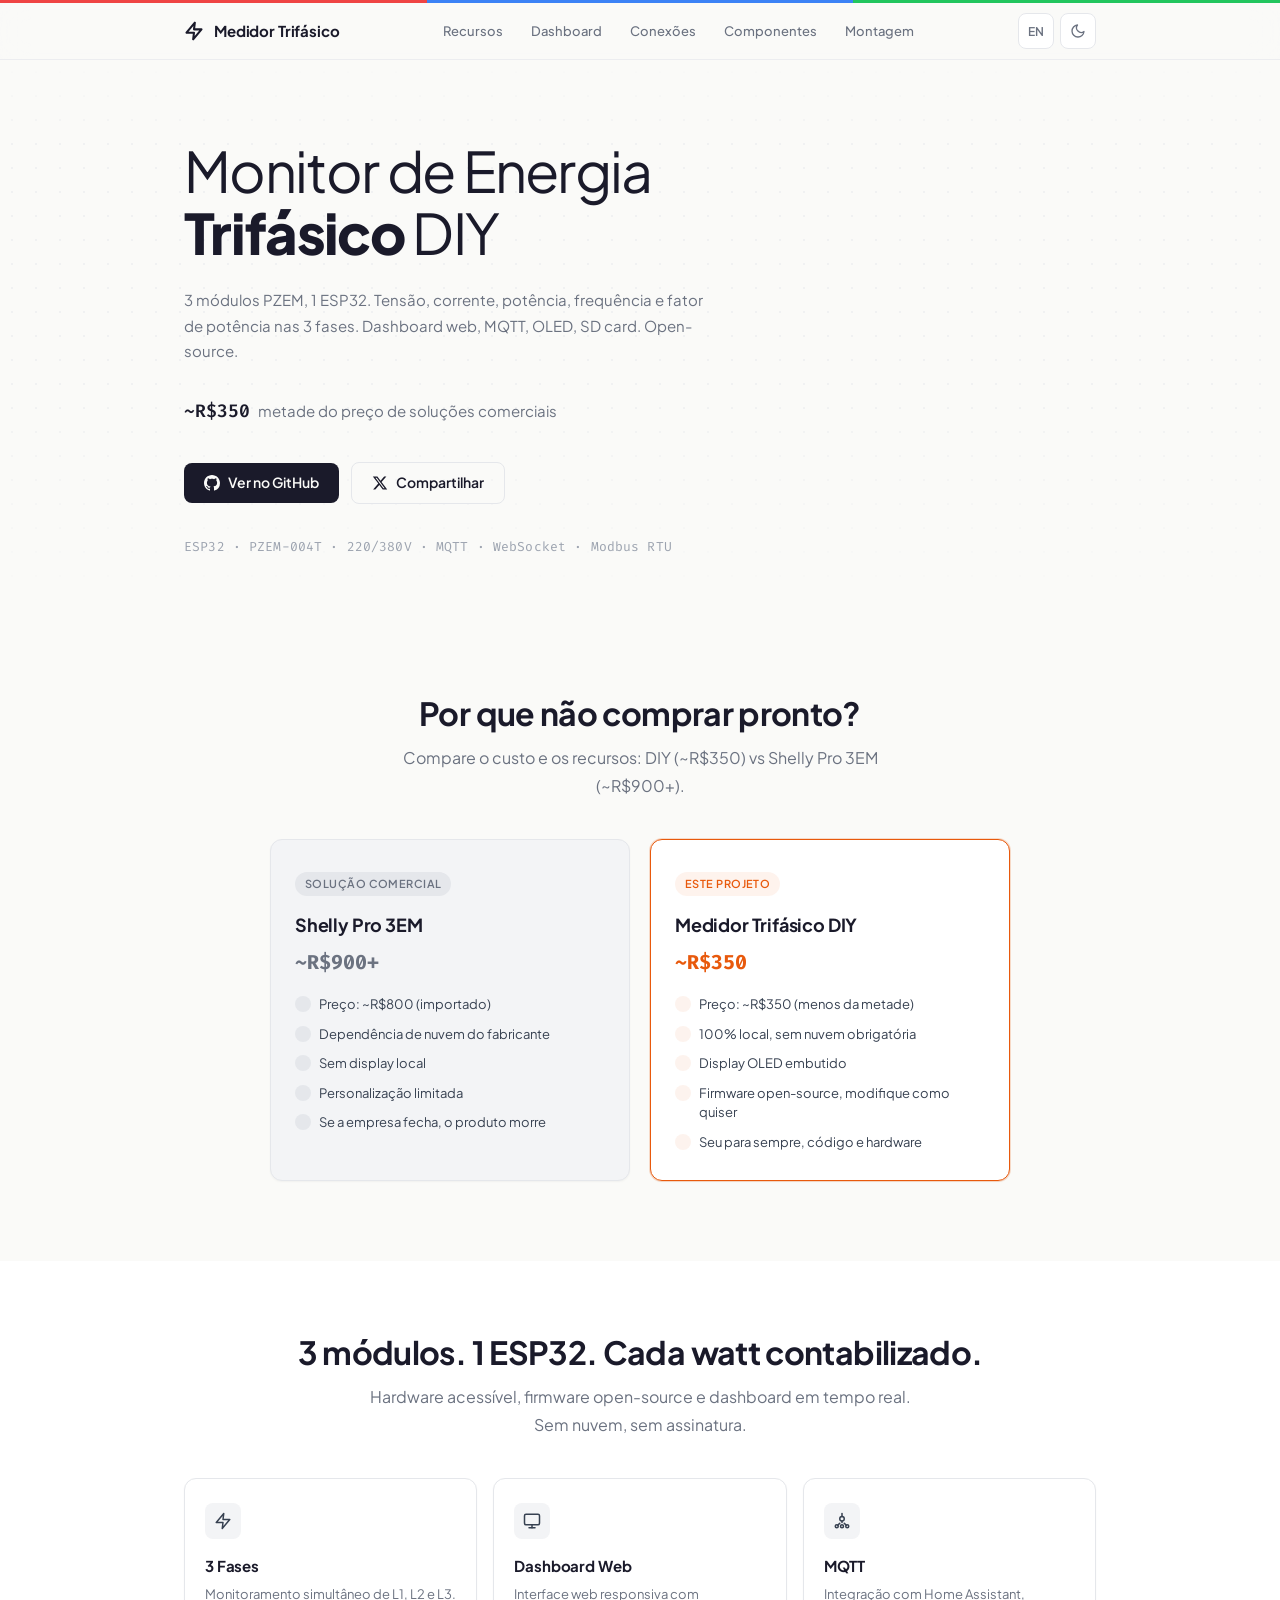
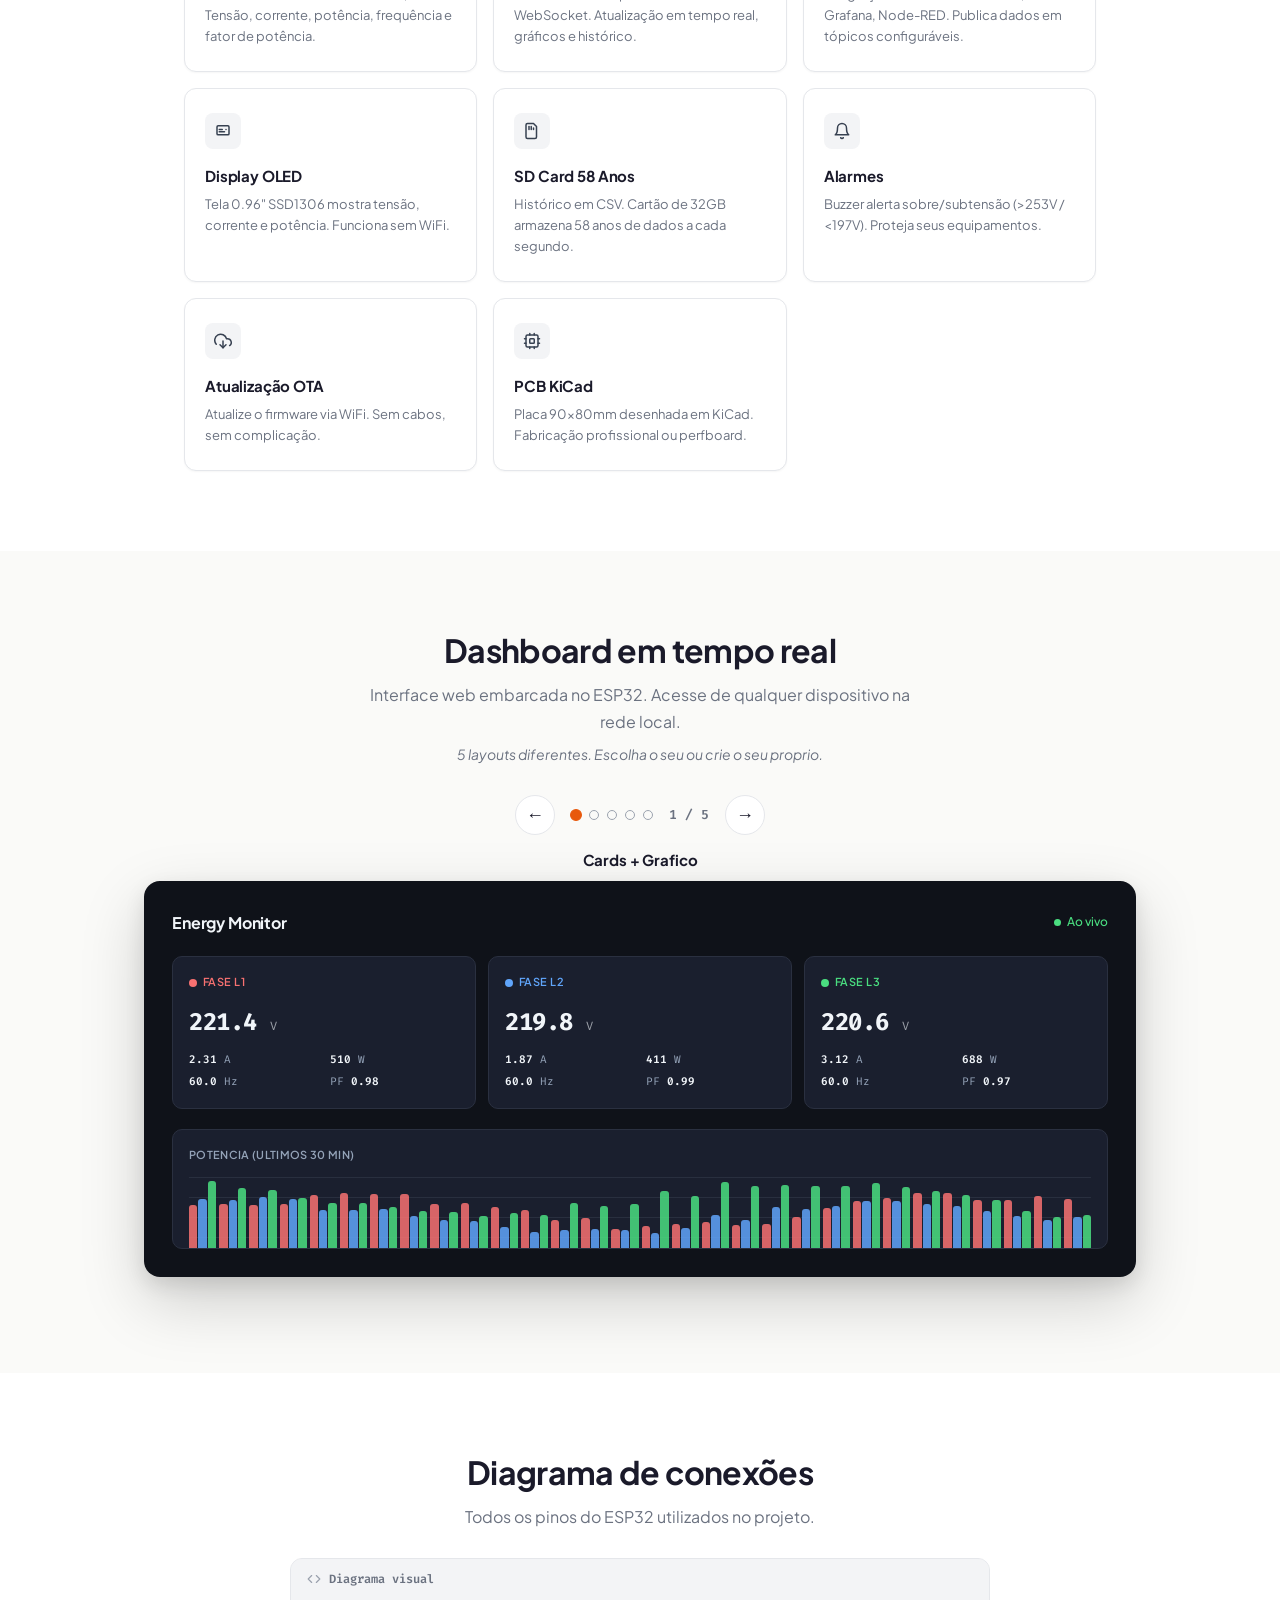
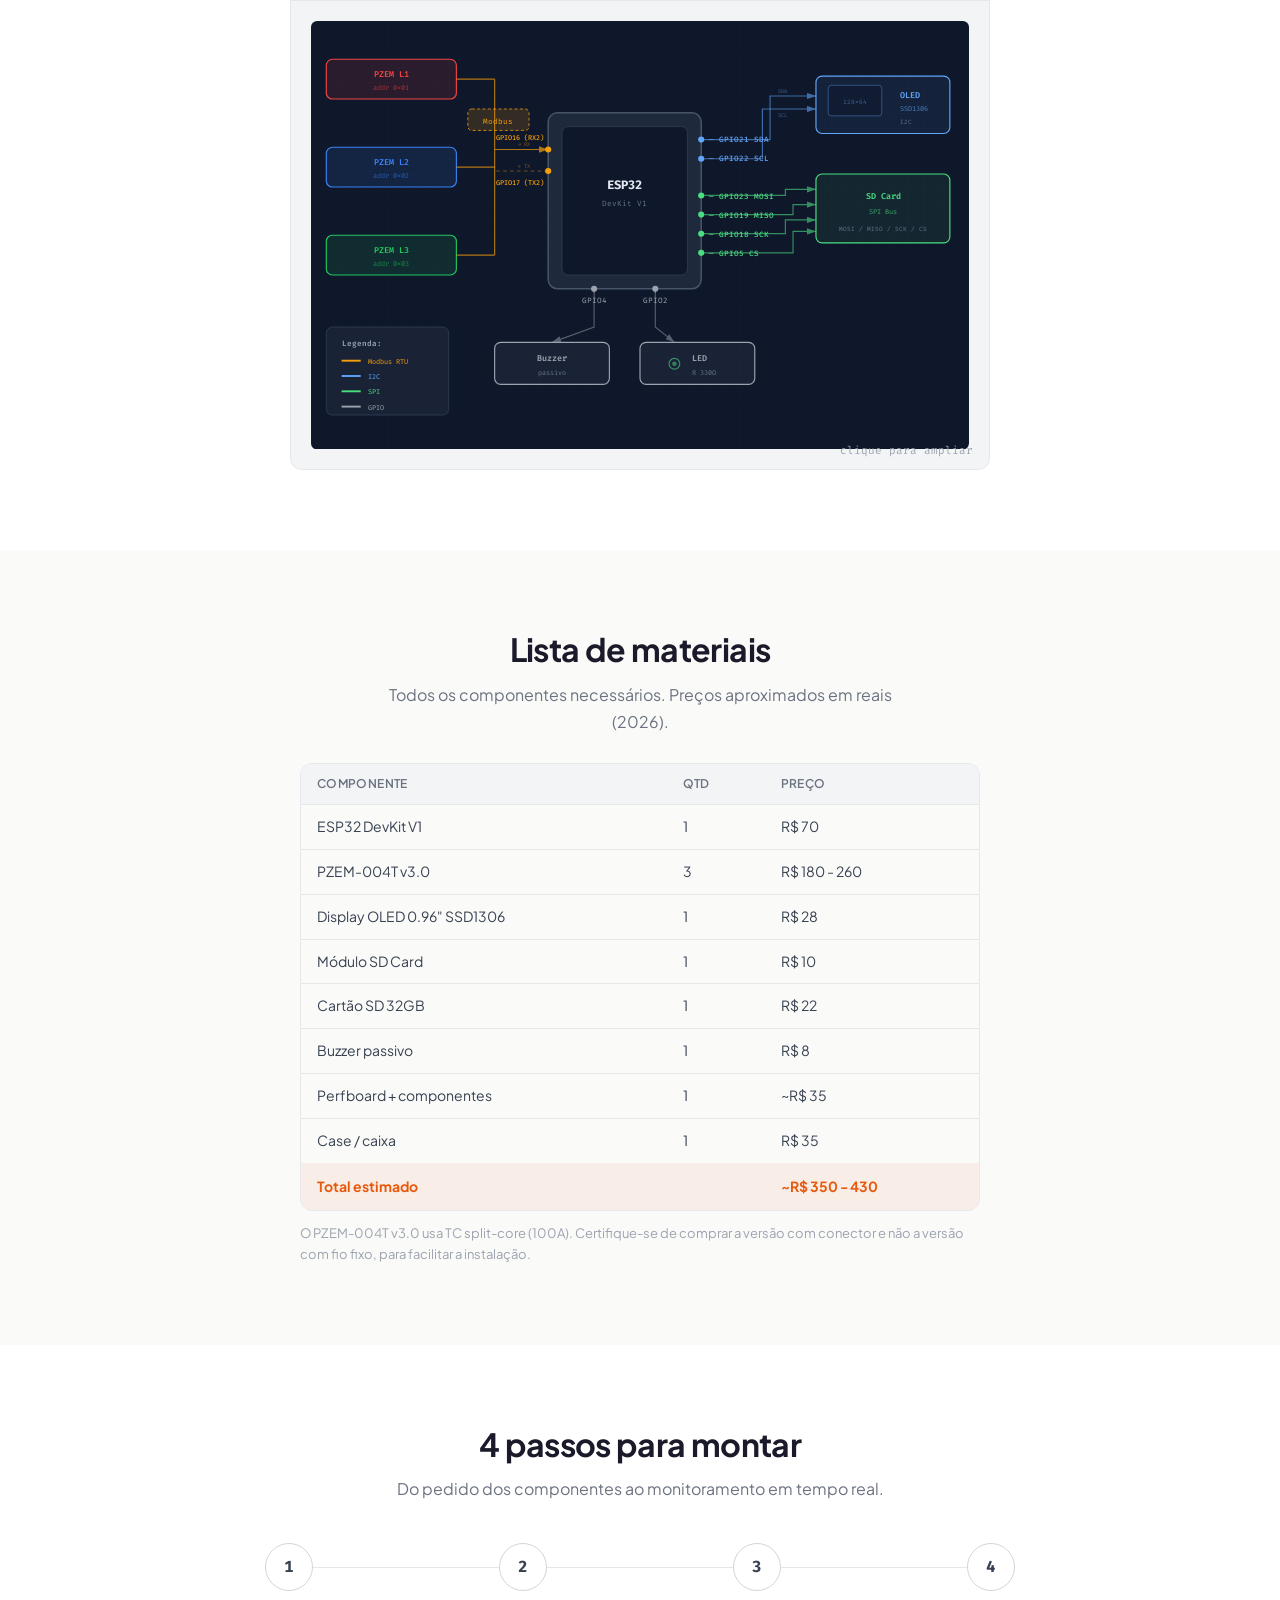
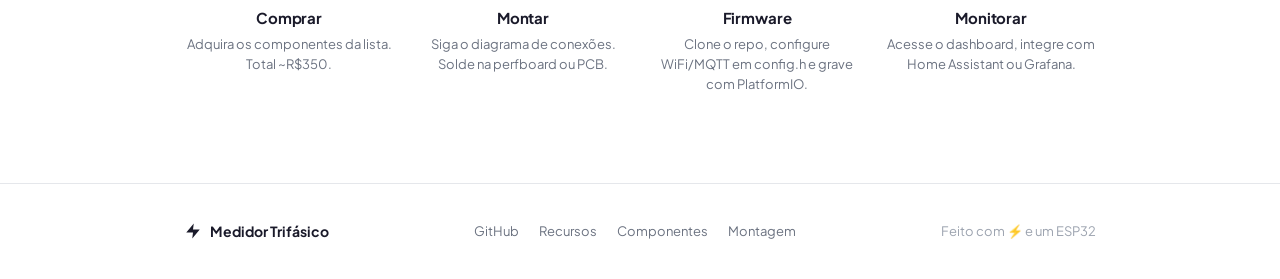
<file: docs/index.html>
<!DOCTYPE html>
<html lang="pt-BR">
<head>
<meta charset="UTF-8">
<meta name="viewport" content="width=device-width, initial-scale=1.0">
<title>Medidor Trifásico ESP32 - Monitor de Energia DIY</title>
<meta name="description" content="Medidor trifásico DIY com ESP32 + PZEM-004T. Dashboard web, MQTT, OLED, SD card. ~R$350 vs R$900+ comercial.">
<meta name="theme-color" content="#fafaf8">
<meta property="og:title" content="Medidor Trifásico ESP32">
<meta property="og:description" content="Monitor de energia trifásico DIY. 3 fases, dashboard web tempo real, MQTT, OLED, SD card. ~R$350.">
<meta property="og:type" content="website">
<meta property="og:url" content="https://ggrigon.github.io/medidor-trifasico/">
<meta name="twitter:card" content="summary_large_image">
<meta name="twitter:title" content="Medidor Trifásico ESP32 - DIY ~R$350">
<meta name="twitter:description" content="Monitor de energia trifásico open-source com ESP32. Dashboard web, MQTT, OLED, histórico SD card.">
<link rel="preconnect" href="https://fonts.googleapis.com">
<link rel="preconnect" href="https://fonts.gstatic.com" crossorigin>
<link href="https://fonts.googleapis.com/css2?family=Fira+Code:wght@400;500;600&family=Plus+Jakarta+Sans:ital,wght@0,400;0,500;0,600;0,700;0,800;1,400;1,500;1,600&display=swap" rel="stylesheet">
<style>
/* ========================================
   RESET
   ======================================== */
*,*::before,*::after{box-sizing:border-box;margin:0;padding:0}

/* ========================================
   CSS VARIABLES — LIGHT (DEFAULT)
   ======================================== */
:root{
  --bg: #fafaf8;
  --bg-alt: #ffffff;
  --surface: #f3f4f6;
  --surface-border: #e5e7eb;
  --text: #1a1a2a;
  --text-secondary: #374151;
  --text-muted: #6b7280;
  --text-faint: #9ca3af;

  --accent: #e8590c;
  --accent-hover: #c2410c;
  --accent-light: rgba(232,89,12,.07);
  --accent-ring: rgba(232,89,12,.2);

  --link: #374151;
  --link-hover: #1a1a2a;

  --l1: #ef4444;
  --l2: #3b82f6;
  --l3: #22c55e;
  --l1-bg: rgba(239,68,68,.07);
  --l2-bg: rgba(59,130,246,.07);
  --l3-bg: rgba(34,197,94,.07);

  --card-bg: #ffffff;
  --card-border: #e5e7eb;
  --card-shadow: 0 1px 2px rgba(0,0,0,.04);
  --card-shadow-hover: 0 8px 24px rgba(0,0,0,.07);

  --header-bg: rgba(250,250,248,.85);
  --header-border: rgba(229,231,235,.7);

  --code-bg: #f3f4f6;
  --code-border: #e5e7eb;

  --table-stripe: #fafaf8;
  --table-border: #e5e7eb;

  --icon-bg: #f3f4f6;
  --icon-color: #374151;

  --step-line: #e5e7eb;
  --step-circle-bg: #ffffff;
  --step-circle-border: #d1d5db;
  --step-circle-text: #374151;

  --footer-bg: #ffffff;
  --footer-border: #e5e7eb;

  --scrollbar-track: #f3f4f6;
  --scrollbar-thumb: #d1d5db;

  --dashboard-bg: #0f1219;
  --dashboard-surface: #1a1f2e;
  --dashboard-border: #2a3040;
  --dashboard-text: #f1f5f9;
  --dashboard-muted: #94a3b8;
  --dashboard-chart-grid: rgba(148,163,184,.12);

  --font-body: 'Plus Jakarta Sans', -apple-system, BlinkMacSystemFont, sans-serif;
  --font-mono: 'Fira Code', 'Cascadia Code', monospace;

  --radius-sm: 8px;
  --radius-md: 12px;
  --radius-lg: 16px;

  --ease: cubic-bezier(.4,0,.2,1);
  --ease-out: cubic-bezier(.16,1,.3,1);
}

/* ========================================
   DARK MODE
   ======================================== */
html.dark{
  --bg: #111118;
  --bg-alt: #18181f;
  --surface: #1c1c24;
  --surface-border: #2a2a35;
  --text: #ededf0;
  --text-secondary: #b8b8c0;
  --text-muted: #8888a0;
  --text-faint: #5a5a70;

  --accent: #f07020;
  --accent-hover: #ff8844;
  --accent-light: rgba(240,112,32,.1);
  --accent-ring: rgba(240,112,32,.25);

  --link: #b8b8c0;
  --link-hover: #ededf0;

  --l1: #f87171;
  --l2: #60a5fa;
  --l3: #4ade80;
  --l1-bg: rgba(248,113,113,.1);
  --l2-bg: rgba(96,165,250,.1);
  --l3-bg: rgba(74,222,128,.1);

  --card-bg: #1c1c24;
  --card-border: #2a2a35;
  --card-shadow: 0 1px 2px rgba(0,0,0,.3);
  --card-shadow-hover: 0 8px 24px rgba(0,0,0,.35);

  --header-bg: rgba(17,17,24,.88);
  --header-border: rgba(42,42,53,.7);

  --code-bg: #1c1c24;
  --code-border: #2a2a35;

  --table-stripe: rgba(28,28,36,.5);
  --table-border: #2a2a35;

  --icon-bg: #22222c;
  --icon-color: #b8b8c0;

  --step-line: #2a2a35;
  --step-circle-bg: #111118;
  --step-circle-border: #3a3a48;
  --step-circle-text: #b8b8c0;

  --footer-bg: #18181f;
  --footer-border: #1c1c24;

  --scrollbar-track: #111118;
  --scrollbar-thumb: #2a2a35;

  --dashboard-bg: #0c0e14;
  --dashboard-surface: #141822;
  --dashboard-border: #1e2430;
}

/* ========================================
   3-PHASE STRIPE — top of page
   ======================================== */
.phase-stripe{
  position:fixed;
  top:0;left:0;right:0;
  z-index:200;
  height:3px;
  display:flex;
}
.phase-stripe span{
  flex:1;
  display:block;
}
.phase-stripe span:nth-child(1){background:#ef4444}
.phase-stripe span:nth-child(2){background:#3b82f6}
.phase-stripe span:nth-child(3){background:#22c55e}

/* ========================================
   BASE
   ======================================== */
html{scroll-behavior:smooth;scrollbar-width:thin;scrollbar-color:var(--scrollbar-thumb) var(--scrollbar-track)}
::-webkit-scrollbar{width:7px}
::-webkit-scrollbar-track{background:var(--scrollbar-track)}
::-webkit-scrollbar-thumb{background:var(--scrollbar-thumb);border-radius:4px}

body{
  font-family:var(--font-body);
  background:var(--bg);
  color:var(--text);
  line-height:1.7;
  overflow-x:hidden;
  -webkit-font-smoothing:antialiased;
  -moz-osx-font-smoothing:grayscale;
  transition:background .3s var(--ease), color .3s var(--ease);
}

a{color:var(--link);text-decoration:none;transition:color .2s var(--ease)}
a:hover{color:var(--link-hover)}

img{max-width:100%;display:block}

/* ========================================
   LAYOUT
   ======================================== */
.container{
  max-width:960px;
  margin:0 auto;
  padding:0 24px;
}

.container--wide{
  max-width:1040px;
  margin:0 auto;
  padding:0 24px;
}

/* ========================================
   HEADER
   ======================================== */
.header{
  position:fixed;
  top:3px;left:0;right:0;
  z-index:100;
  background:var(--header-bg);
  backdrop-filter:blur(16px) saturate(1.4);
  -webkit-backdrop-filter:blur(16px) saturate(1.4);
  border-bottom:1px solid var(--header-border);
  transition:background .3s var(--ease), border-color .3s var(--ease);
}

.header-inner{
  display:flex;
  align-items:center;
  justify-content:space-between;
  height:56px;
  max-width:960px;
  margin:0 auto;
  padding:0 24px;
}

.header-logo{
  display:flex;
  align-items:center;
  gap:10px;
  font-weight:700;
  font-size:.9375rem;
  color:var(--text);
  text-decoration:none;
  letter-spacing:-.01em;
}

.header-logo svg{flex-shrink:0}

.header-nav{
  display:flex;
  align-items:center;
  gap:28px;
}

.header-nav a{
  font-size:.8125rem;
  font-weight:500;
  color:var(--text-muted);
  text-decoration:none;
  transition:color .2s var(--ease);
}
.header-nav a:hover{color:var(--text)}

.header-actions{
  display:flex;
  align-items:center;
  gap:6px;
}

.btn-icon{
  width:36px;height:36px;
  display:inline-flex;align-items:center;justify-content:center;
  border:1px solid var(--surface-border);
  border-radius:var(--radius-sm);
  background:var(--card-bg);
  color:var(--text-muted);
  cursor:pointer;
  transition:all .2s var(--ease);
  font-size:.75rem;
  font-weight:600;
  font-family:var(--font-body);
}
.btn-icon:hover{
  color:var(--text);
  border-color:var(--text-faint);
  background:var(--surface);
}
.btn-icon svg{width:16px;height:16px}

@media(max-width:768px){
  .header-nav{display:none}
}

/* ========================================
   HERO — left-aligned, editorial
   ======================================== */
.hero{
  padding-top:140px;
  padding-bottom:64px;
  position:relative;
}

/* Dot grid pattern in hero bg */
.hero::before{
  content:'';
  position:absolute;
  top:60px;left:0;right:0;bottom:0;
  background-image:radial-gradient(circle, var(--surface-border) .8px, transparent .8px);
  background-size:24px 24px;
  opacity:.45;
  pointer-events:none;
  z-index:0;
  mask-image:linear-gradient(to bottom, transparent 0%, black 15%, black 60%, transparent 100%);
  -webkit-mask-image:linear-gradient(to bottom, transparent 0%, black 15%, black 60%, transparent 100%);
}

html.dark .hero::before{
  opacity:.2;
}

.hero .container{
  position:relative;
  z-index:1;
}

.hero-title{
  font-size:clamp(2.25rem, 5.5vw, 3.5rem);
  font-weight:400;
  letter-spacing:-.03em;
  line-height:1.1;
  color:var(--text);
  margin-bottom:24px;
}

.hero-title strong{
  font-weight:800;
}

.hero-meta{
  font-size:.9375rem;
  color:var(--text-muted);
  margin-bottom:32px;
  line-height:1.7;
  max-width:540px;
}

.hero-price-line{
  font-size:.9375rem;
  color:var(--text-muted);
  margin-bottom:36px;
  display:flex;
  align-items:baseline;
  gap:8px;
  flex-wrap:wrap;
}

.hero-price-line .price{
  font-family:var(--font-mono);
  font-size:1.125rem;
  font-weight:600;
  color:var(--text);
}

.hero-buttons{
  display:flex;
  align-items:center;
  gap:12px;
  flex-wrap:wrap;
  margin-bottom:32px;
}

.btn{
  display:inline-flex;
  align-items:center;
  gap:8px;
  padding:10px 20px;
  border-radius:var(--radius-sm);
  font-family:var(--font-body);
  font-size:.875rem;
  font-weight:600;
  text-decoration:none;
  cursor:pointer;
  transition:all .2s var(--ease);
  border:none;
  line-height:1.4;
}
.btn svg{width:16px;height:16px;flex-shrink:0}

.btn-dark{
  background:var(--text);
  color:var(--bg);
}
.btn-dark:hover{
  background:var(--text-secondary);
  color:var(--bg);
  transform:translateY(-1px);
  box-shadow:0 4px 12px rgba(0,0,0,.15);
}

.btn-outline{
  background:transparent;
  color:var(--text);
  border:1.5px solid var(--surface-border);
}
.btn-outline:hover{
  border-color:var(--text-faint);
  color:var(--text);
  transform:translateY(-1px);
  box-shadow:var(--card-shadow);
}

.hero-tech{
  font-family:var(--font-mono);
  font-size:.8125rem;
  color:var(--text-faint);
  letter-spacing:.01em;
}

/* ========================================
   SECTION TITLES — no uppercase labels
   ======================================== */
.section-title{
  font-size:clamp(1.5rem, 3.5vw, 2rem);
  font-weight:700;
  letter-spacing:-.02em;
  line-height:1.2;
  color:var(--text);
  margin-bottom:12px;
}

.section-desc{
  font-size:1rem;
  color:var(--text-muted);
  max-width:560px;
  line-height:1.7;
}

.text-center{text-align:center}
.mx-auto{margin-left:auto;margin-right:auto}

/* ========================================
   FEATURES — 3 columns
   ======================================== */
.features-section{
  padding:72px 0 80px;
  background:var(--bg-alt);
  transition:background .3s var(--ease);
}

.features-grid{
  display:grid;
  grid-template-columns:repeat(3,1fr);
  gap:16px;
  margin-top:40px;
}

@media(max-width:860px){
  .features-grid{grid-template-columns:repeat(2,1fr)}
}
@media(max-width:520px){
  .features-grid{grid-template-columns:1fr}
}

.feature-card{
  padding:24px 20px;
  border-radius:var(--radius-md);
  background:var(--card-bg);
  border:1px solid var(--card-border);
  box-shadow:var(--card-shadow);
  transition:all .25s var(--ease);
}
.feature-card:hover{
  transform:translateY(-2px);
  box-shadow:var(--card-shadow-hover);
}

.feature-icon{
  width:36px;height:36px;
  border-radius:8px;
  background:var(--icon-bg);
  display:flex;align-items:center;justify-content:center;
  margin-bottom:14px;
  color:var(--icon-color);
}
.feature-icon svg{width:18px;height:18px}

.feature-title{
  font-size:.9375rem;
  font-weight:700;
  color:var(--text);
  margin-bottom:6px;
  letter-spacing:-.01em;
}

.feature-desc{
  font-size:.8125rem;
  color:var(--text-muted);
  line-height:1.6;
}

/* ========================================
   DASHBOARD PREVIEW — no browser chrome
   ======================================== */
.dashboard-section{
  padding:80px 0 96px;
}

.dashboard-frame{
  max-width:1000px;
  margin:0 auto;
  border-radius:var(--radius-lg);
  overflow:hidden;
  box-shadow:0 24px 64px rgba(0,0,0,.18), 0 8px 20px rgba(0,0,0,.1);
  background:var(--dashboard-bg);
}

html.dark .dashboard-frame{
  box-shadow:0 24px 64px rgba(0,0,0,.5), 0 8px 20px rgba(0,0,0,.35);
}

.dashboard-body{
  padding:28px;
}

.dash-header{
  display:flex;
  align-items:center;
  justify-content:space-between;
  margin-bottom:20px;
}

.dash-title{
  font-size:1rem;
  font-weight:700;
  color:var(--dashboard-text);
  letter-spacing:-.01em;
}

.dash-live{
  display:inline-flex;
  align-items:center;
  gap:6px;
  font-size:.75rem;
  color:#4ade80;
  font-weight:500;
}
.dash-live::before{
  content:'';
  width:7px;height:7px;
  border-radius:50%;
  background:#4ade80;
  animation:pulse-dot 2s ease-in-out infinite;
}
@keyframes pulse-dot{
  0%,100%{opacity:1;transform:scale(1)}
  50%{opacity:.5;transform:scale(.8)}
}

.dash-phases{
  display:grid;
  grid-template-columns:repeat(3,1fr);
  gap:12px;
  margin-bottom:20px;
}
@media(max-width:640px){
  .dash-phases{grid-template-columns:1fr}
}

.dash-phase{
  border-radius:10px;
  padding:16px;
  background:var(--dashboard-surface);
  border:1px solid var(--dashboard-border);
}

.dash-phase-label{
  font-size:.6875rem;
  font-weight:600;
  letter-spacing:.04em;
  text-transform:uppercase;
  margin-bottom:10px;
  display:flex;
  align-items:center;
  gap:6px;
}
.dash-phase-label::before{
  content:'';
  width:8px;height:8px;
  border-radius:50%;
}

.dash-phase.l1 .dash-phase-label{color:#f87171}
.dash-phase.l1 .dash-phase-label::before{background:#f87171}
.dash-phase.l2 .dash-phase-label{color:#60a5fa}
.dash-phase.l2 .dash-phase-label::before{background:#60a5fa}
.dash-phase.l3 .dash-phase-label{color:#4ade80}
.dash-phase.l3 .dash-phase-label::before{background:#4ade80}

.dash-voltage{
  font-family:var(--font-mono);
  font-size:1.5rem;
  font-weight:700;
  color:var(--dashboard-text);
  letter-spacing:-.02em;
  margin-bottom:8px;
}

.dash-metrics{
  display:grid;
  grid-template-columns:repeat(2,1fr);
  gap:4px 12px;
}

.dash-metric{
  font-family:var(--font-mono);
  font-size:.6875rem;
  color:var(--dashboard-muted);
}
.dash-metric b{
  color:var(--dashboard-text);
  font-weight:600;
}

.dash-chart{
  background:var(--dashboard-surface);
  border-radius:10px;
  border:1px solid var(--dashboard-border);
  padding:16px;
  height:120px;
  position:relative;
  overflow:hidden;
}

.dash-chart-title{
  font-size:.6875rem;
  font-weight:600;
  color:var(--dashboard-muted);
  letter-spacing:.03em;
  text-transform:uppercase;
  margin-bottom:12px;
}

.chart-area{
  position:relative;
  height:80px;
  display:flex;
  align-items:flex-end;
  gap:3px;
  padding-bottom:1px;
}
.chart-area::before{
  content:'';
  position:absolute;
  inset:0;
  background:repeating-linear-gradient(
    0deg,
    transparent,
    transparent 19px,
    var(--dashboard-chart-grid) 19px,
    var(--dashboard-chart-grid) 20px
  );
  pointer-events:none;
}

.chart-bar{
  flex:1;
  border-radius:3px 3px 0 0;
  min-width:4px;
  transition:height .5s var(--ease-out);
  opacity:.85;
}
.chart-bar.l1{background:#f87171}
.chart-bar.l2{background:#60a5fa}
.chart-bar.l3{background:#4ade80}

/* ========================================
   WIRING
   ======================================== */
.wiring-section{
  padding:80px 0;
  background:var(--bg-alt);
  transition:background .3s var(--ease);
}

.wiring-block{
  max-width:700px;
  margin:28px auto 0;
  border-radius:var(--radius-md);
  background:var(--code-bg);
  border:1px solid var(--code-border);
  overflow:hidden;
  transition:background .3s var(--ease), border-color .3s var(--ease);
}

.wiring-block-header{
  display:flex;
  align-items:center;
  gap:8px;
  padding:10px 16px;
  background:var(--surface);
  border-bottom:1px solid var(--code-border);
  font-size:.75rem;
  font-weight:600;
  color:var(--text-muted);
  font-family:var(--font-mono);
}
.wiring-block-header svg{
  width:14px;height:14px;
  color:var(--text-faint);
}

.wiring-code{
  padding:20px 24px;
  overflow-x:auto;
  font-family:var(--font-mono);
  font-size:.8125rem;
  line-height:1.8;
  color:var(--text-secondary);
  white-space:pre;
}
.wiring-code .pin{color:var(--accent);font-weight:500}
.wiring-code .comment{color:var(--text-faint);font-style:italic}
.wiring-code .arrow{color:var(--text-faint)}

/* ========================================
   BOM TABLE
   ======================================== */
.bom-section{
  padding:80px 0;
}

.bom-table-wrapper{
  max-width:680px;
  margin:28px auto 0;
  border-radius:var(--radius-md);
  overflow:hidden;
  border:1px solid var(--table-border);
  transition:border-color .3s var(--ease);
}

.bom-table{
  width:100%;
  border-collapse:collapse;
  font-size:.875rem;
}

.bom-table thead{background:var(--surface)}

.bom-table th{
  padding:10px 16px;
  text-align:left;
  font-weight:600;
  color:var(--text-muted);
  font-size:.75rem;
  letter-spacing:.03em;
  text-transform:uppercase;
  border-bottom:1px solid var(--table-border);
}

.bom-table td{
  padding:10px 16px;
  color:var(--text-secondary);
  border-bottom:1px solid var(--table-border);
}

.bom-table tbody tr:nth-child(even){background:var(--table-stripe)}
.bom-table tbody tr:last-child td{border-bottom:none}

.bom-table tfoot{background:var(--accent-light)}
.bom-table tfoot td{
  padding:12px 16px;
  font-weight:700;
  color:var(--accent);
  border-bottom:none;
}

.bom-note{
  max-width:680px;
  margin:12px auto 0;
  font-size:.8125rem;
  color:var(--text-faint);
  line-height:1.6;
}

/* ========================================
   STEPS
   ======================================== */
.steps-section{
  padding:80px 0 88px;
  background:var(--bg-alt);
  transition:background .3s var(--ease);
}

.steps{
  display:grid;
  grid-template-columns:repeat(4,1fr);
  gap:24px;
  margin-top:40px;
  position:relative;
}

.steps::before{
  content:'';
  position:absolute;
  top:24px;
  left:calc(12.5% + 12px);
  right:calc(12.5% + 12px);
  height:1px;
  background:var(--step-line);
  z-index:0;
}

@media(max-width:768px){
  .steps{
    grid-template-columns:1fr;
    gap:28px;
    max-width:400px;
    margin-left:auto;margin-right:auto;
  }
  .steps::before{
    top:0;bottom:0;
    left:23px;right:auto;
    width:1px;height:auto;
  }
}

.step{
  text-align:center;
  position:relative;
  z-index:1;
}

@media(max-width:768px){
  .step{text-align:left;padding-left:64px}
}

.step-number{
  width:48px;height:48px;
  border-radius:50%;
  background:var(--step-circle-bg);
  border:1.5px solid var(--step-circle-border);
  display:inline-flex;align-items:center;justify-content:center;
  font-size:1rem;
  font-weight:700;
  color:var(--step-circle-text);
  margin-bottom:14px;
  transition:all .25s var(--ease);
  font-family:var(--font-mono);
}

@media(max-width:768px){
  .step-number{position:absolute;left:0;top:0}
}

.step:hover .step-number{
  background:var(--text);
  color:var(--bg);
  border-color:var(--text);
  transform:scale(1.05);
}

.step-title{
  font-size:.9375rem;
  font-weight:700;
  color:var(--text);
  margin-bottom:4px;
  letter-spacing:-.01em;
}

.step-desc{
  font-size:.8125rem;
  color:var(--text-muted);
  line-height:1.55;
}

/* ========================================
   FOOTER
   ======================================== */
.footer{
  background:var(--footer-bg);
  border-top:1px solid var(--footer-border);
  padding:36px 0;
  transition:background .3s var(--ease), border-color .3s var(--ease);
}

.footer-inner{
  display:flex;
  align-items:center;
  justify-content:space-between;
  flex-wrap:wrap;
  gap:16px;
}

.footer-logo{
  display:flex;
  align-items:center;
  gap:8px;
  font-weight:700;
  font-size:.875rem;
  color:var(--text);
  text-decoration:none;
}
.footer-logo svg{width:18px;height:18px}

.footer-links{
  display:flex;
  align-items:center;
  gap:20px;
}
.footer-links a{
  font-size:.8125rem;
  color:var(--text-muted);
  text-decoration:none;
  transition:color .2s var(--ease);
}
.footer-links a:hover{color:var(--text)}

.footer-note{
  font-size:.8125rem;
  color:var(--text-faint);
}

@media(max-width:640px){
  .footer-inner{flex-direction:column;text-align:center}
}

/* ========================================
   SCROLL REVEAL
   ======================================== */
.reveal{
  opacity:0;
  transform:translateY(20px);
  transition:opacity .5s var(--ease-out), transform .5s var(--ease-out);
}
.reveal.visible{
  opacity:1;
  transform:translateY(0);
}

.reveal-stagger > .reveal:nth-child(1){transition-delay:.04s}
.reveal-stagger > .reveal:nth-child(2){transition-delay:.08s}
.reveal-stagger > .reveal:nth-child(3){transition-delay:.12s}
.reveal-stagger > .reveal:nth-child(4){transition-delay:.16s}
.reveal-stagger > .reveal:nth-child(5){transition-delay:.2s}
.reveal-stagger > .reveal:nth-child(6){transition-delay:.24s}
.reveal-stagger > .reveal:nth-child(7){transition-delay:.28s}
.reveal-stagger > .reveal:nth-child(8){transition-delay:.32s}

/* ========================================
   UTILITIES
   ======================================== */
.sr-only{position:absolute;width:1px;height:1px;padding:0;margin:-1px;overflow:hidden;clip:rect(0,0,0,0);white-space:nowrap;border:0}

:focus-visible{
  outline:2px solid var(--accent);
  outline-offset:2px;
  border-radius:4px;
}

/* ========================================
   RESPONSIVE
   ======================================== */
/* ========================================
   MOTIVATION SECTION
   ======================================== */
.motivation-section{
  padding:72px 0 80px;
  transition:background .3s var(--ease);
}

.motivation-grid{
  display:grid;
  grid-template-columns:1fr 1fr;
  gap:20px;
  margin-top:40px;
  max-width:740px;
  margin-left:auto;
  margin-right:auto;
}

@media(max-width:640px){
  .motivation-grid{grid-template-columns:1fr}
}

.motivation-card{
  padding:28px 24px;
  border-radius:var(--radius-md);
  border:1px solid var(--card-border);
  box-shadow:var(--card-shadow);
  transition:all .25s var(--ease);
}

.motivation-card--commercial{
  background:var(--surface);
  opacity:.85;
}

.motivation-card--diy{
  background:var(--card-bg);
  border-color:var(--accent);
  box-shadow:0 0 0 1px var(--accent-ring), var(--card-shadow);
}

.motivation-card-tag{
  display:inline-block;
  font-size:.6875rem;
  font-weight:600;
  letter-spacing:.04em;
  text-transform:uppercase;
  padding:3px 10px;
  border-radius:20px;
  margin-bottom:14px;
}

.motivation-card--commercial .motivation-card-tag{
  background:var(--surface-border);
  color:var(--text-muted);
}

.motivation-card--diy .motivation-card-tag{
  background:var(--accent-light);
  color:var(--accent);
}

.motivation-card-title{
  font-size:1.125rem;
  font-weight:700;
  color:var(--text);
  margin-bottom:4px;
  letter-spacing:-.01em;
}

.motivation-card-price{
  font-family:var(--font-mono);
  font-size:1.25rem;
  font-weight:700;
  margin-bottom:16px;
}

.motivation-card--commercial .motivation-card-price{
  color:var(--text-muted);
}

.motivation-card--diy .motivation-card-price{
  color:var(--accent);
}

.motivation-list{
  list-style:none;
  padding:0;
  margin:0;
  display:flex;
  flex-direction:column;
  gap:10px;
}

.motivation-list li{
  font-size:.8125rem;
  color:var(--text-secondary);
  line-height:1.5;
  display:flex;
  align-items:flex-start;
  gap:8px;
}

.motivation-list li::before{
  content:'';
  flex-shrink:0;
  width:16px;height:16px;
  margin-top:1px;
  border-radius:50%;
  display:inline-flex;
  align-items:center;
  justify-content:center;
}

.motivation-card--commercial .motivation-list li::before{
  background:var(--surface-border);
}

.motivation-card--diy .motivation-list li::before{
  background:var(--accent-light);
}

/* ========================================
   DASHBOARD GALLERY / CAROUSEL
   ======================================== */
.gallery-subtitle{
  font-size:.875rem;
  color:var(--text-muted);
  margin-top:8px;
  font-style:italic;
}

.gallery-nav{
  display:flex;
  align-items:center;
  justify-content:center;
  gap:16px;
  margin-top:28px;
  margin-bottom:12px;
}

.gallery-arrow{
  width:40px;height:40px;
  border-radius:50%;
  background:var(--card-bg);
  border:1px solid var(--card-border);
  color:var(--text);
  display:inline-flex;
  align-items:center;
  justify-content:center;
  cursor:pointer;
  font-size:1.125rem;
  transition:all .2s var(--ease);
  flex-shrink:0;
}
.gallery-arrow:hover{
  background:var(--surface);
  border-color:var(--text-faint);
  transform:scale(1.05);
}

.gallery-dots{
  display:flex;
  align-items:center;
  gap:8px;
}

.gallery-dot{
  width:10px;height:10px;
  border-radius:50%;
  border:1.5px solid var(--text-faint);
  background:transparent;
  cursor:pointer;
  transition:all .2s var(--ease);
  padding:0;
}
.gallery-dot.active{
  background:var(--accent);
  border-color:var(--accent);
  transform:scale(1.2);
}
.gallery-dot:hover:not(.active){
  border-color:var(--text-muted);
}

.gallery-counter{
  font-family:var(--font-mono);
  font-size:.8125rem;
  font-weight:600;
  color:var(--text-muted);
  min-width:40px;
  text-align:center;
}

.gallery-label{
  text-align:center;
  font-size:.9375rem;
  font-weight:700;
  color:var(--text);
  margin-bottom:8px;
  letter-spacing:-.01em;
}

.gallery-viewport{
  position:relative;
  overflow:hidden;
  border-radius:var(--radius-lg);
  box-shadow:0 24px 64px rgba(0,0,0,.18), 0 8px 20px rgba(0,0,0,.1);
  max-width:1000px;
  margin:0 auto;
}
html.dark .gallery-viewport{
  box-shadow:0 24px 64px rgba(0,0,0,.5), 0 8px 20px rgba(0,0,0,.35);
}

.gallery-track{
  display:flex;
  transition:transform .45s var(--ease-out);
  will-change:transform;
  align-items:flex-start;
}

.gallery-viewport{
  transition:height .4s var(--ease-out);
}

.gallery-slide{
  min-width:100%;
  flex-shrink:0;
}

.gallery-slide .dashboard-frame{
  border-radius:0;
  box-shadow:none;
  margin:0;
  max-width:none;
}

/* ---- Design 1: Cards + Chart (reuses existing dash-phase styles) ---- */

/* ---- Design 2: Analog Gauges ---- */
.gauges-grid{
  display:grid;
  grid-template-columns:repeat(3,1fr);
  gap:20px;
  padding:8px 0;
}
@media(max-width:640px){
  .gauges-grid{grid-template-columns:1fr;max-width:280px;margin:0 auto}
}

.gauge-item{
  display:flex;
  flex-direction:column;
  align-items:center;
}

.gauge-svg{
  width:160px;
  height:120px;
}
@media(max-width:480px){
  .gauge-svg{width:140px;height:105px}
}

.gauge-label{
  font-size:.6875rem;
  font-weight:600;
  text-transform:uppercase;
  letter-spacing:.04em;
  margin-bottom:4px;
}

.gauge-info{
  font-family:var(--font-mono);
  font-size:.6875rem;
  color:var(--dashboard-muted);
  text-align:center;
  line-height:1.5;
}

.gauge-info b{
  color:var(--dashboard-text);
  font-weight:600;
}

/* ---- Design 3: Serial Terminal ---- */
.terminal-body{
  background:#0a0a0a;
  border-radius:8px;
  padding:16px 20px;
  font-family:var(--font-mono);
  font-size:.75rem;
  line-height:1.7;
  color:#33ff33;
  position:relative;
  overflow:hidden;
  min-height:200px;
}

.terminal-body::before{
  content:'';
  position:absolute;
  inset:0;
  background:repeating-linear-gradient(
    0deg,
    transparent,
    transparent 2px,
    rgba(0,255,0,.015) 2px,
    rgba(0,255,0,.015) 4px
  );
  pointer-events:none;
  z-index:1;
}

.terminal-line{
  position:relative;
  z-index:2;
  white-space:pre;
}

.terminal-line .ts{
  color:#888;
}

.terminal-line .phase-l1{color:#f87171}
.terminal-line .phase-l2{color:#60a5fa}
.terminal-line .phase-l3{color:#4ade80}
.terminal-line .total{color:#fbbf24}
.terminal-line .sep{color:#555}

.terminal-cursor{
  display:inline-block;
  width:8px;
  height:14px;
  background:#33ff33;
  vertical-align:text-bottom;
  animation:blink-cursor .8s step-end infinite;
  position:relative;
  z-index:2;
}
@keyframes blink-cursor{
  0%,100%{opacity:1}
  50%{opacity:0}
}

.terminal-header{
  display:flex;
  align-items:center;
  gap:6px;
  padding:8px 12px;
  background:#1a1a1a;
  border-radius:8px 8px 0 0;
  border-bottom:1px solid #333;
}
.terminal-header .dot{
  width:10px;height:10px;
  border-radius:50%;
}
.terminal-header .dot-r{background:#ff5f56}
.terminal-header .dot-y{background:#ffbd2e}
.terminal-header .dot-g{background:#27c93f}
.terminal-header .title{
  margin-left:8px;
  font-family:var(--font-mono);
  font-size:.6875rem;
  color:#888;
}

/* ---- Design 4: Grafana Panel ---- */
.grafana-grid{
  display:grid;
  grid-template-columns:repeat(3,1fr);
  gap:8px;
}
@media(max-width:640px){
  .grafana-grid{grid-template-columns:repeat(2,1fr)}
}
@media(max-width:400px){
  .grafana-grid{grid-template-columns:1fr}
}

.grafana-panel{
  background:var(--dashboard-surface);
  border:1px solid var(--dashboard-border);
  border-radius:4px;
  overflow:hidden;
}

.grafana-panel-header{
  background:rgba(255,255,255,.04);
  padding:6px 10px;
  border-bottom:1px solid var(--dashboard-border);
  font-size:.625rem;
  font-weight:600;
  color:var(--dashboard-muted);
  text-transform:uppercase;
  letter-spacing:.04em;
  display:flex;
  align-items:center;
  gap:6px;
}

.grafana-panel-header .gpanel-icon{
  width:12px;height:12px;
  opacity:.5;
}

.grafana-panel-body{
  padding:10px;
  min-height:80px;
  display:flex;
  flex-direction:column;
  justify-content:center;
}

.grafana-row{
  display:flex;
  align-items:center;
  justify-content:space-between;
  padding:3px 0;
  font-family:var(--font-mono);
  font-size:.6875rem;
}

.grafana-row .label{
  display:flex;
  align-items:center;
  gap:5px;
}

.grafana-row .dot{
  width:6px;height:6px;
  border-radius:50%;
  flex-shrink:0;
}

.grafana-row .val{
  font-weight:600;
  color:var(--dashboard-text);
}

.grafana-big-num{
  font-family:var(--font-mono);
  font-size:2rem;
  font-weight:700;
  color:var(--dashboard-text);
  text-align:center;
  line-height:1;
}

.grafana-big-unit{
  font-size:.75rem;
  font-weight:400;
  opacity:.5;
}

.grafana-big-label{
  font-size:.625rem;
  color:var(--dashboard-muted);
  text-align:center;
  margin-top:4px;
  text-transform:uppercase;
  letter-spacing:.04em;
}

.grafana-pf-bar{
  display:flex;
  align-items:center;
  gap:8px;
  padding:4px 0;
  font-family:var(--font-mono);
  font-size:.6875rem;
}

.grafana-pf-track{
  flex:1;
  height:6px;
  border-radius:3px;
  background:rgba(255,255,255,.06);
  overflow:hidden;
}

.grafana-pf-fill{
  height:100%;
  border-radius:3px;
  transition:width .3s var(--ease);
}

/* ---- Design 5: Mobile App ---- */
.mobile-wrapper{
  display:flex;
  justify-content:center;
  padding:20px 0;
}

.mobile-frame{
  width:280px;
  min-height:460px;
  background:var(--dashboard-bg);
  border-radius:28px;
  border:3px solid #3a3a4a;
  overflow:hidden;
  box-shadow:0 8px 32px rgba(0,0,0,.4), inset 0 0 0 1px rgba(255,255,255,.05);
  position:relative;
}
@media(max-width:480px){
  .mobile-frame{width:240px;min-height:400px;border-radius:24px}
}

.mobile-notch{
  width:100px;
  height:22px;
  background:#000;
  border-radius:0 0 14px 14px;
  margin:0 auto;
  position:relative;
}
.mobile-notch::after{
  content:'';
  position:absolute;
  width:40px;height:4px;
  background:#222;
  border-radius:2px;
  top:12px;left:50%;transform:translateX(-50%);
}

.mobile-statusbar{
  display:flex;
  align-items:center;
  justify-content:space-between;
  padding:4px 20px 0;
  font-family:var(--font-mono);
  font-size:.625rem;
  color:var(--dashboard-muted);
}

.mobile-statusbar-icons{
  display:flex;
  align-items:center;
  gap:5px;
}

.mobile-content{
  padding:16px 20px;
}

.mobile-total-label{
  font-size:.625rem;
  font-weight:600;
  text-transform:uppercase;
  letter-spacing:.06em;
  color:var(--dashboard-muted);
  text-align:center;
  margin-top:8px;
}

.mobile-total-value{
  font-family:var(--font-mono);
  font-size:2.5rem;
  font-weight:700;
  color:var(--dashboard-text);
  text-align:center;
  line-height:1.1;
}

.mobile-total-unit{
  font-size:1rem;
  font-weight:400;
  opacity:.5;
}

.mobile-phase-bars{
  margin-top:20px;
  display:flex;
  flex-direction:column;
  gap:12px;
}

.mobile-phase-row{
  display:flex;
  flex-direction:column;
  gap:4px;
}

.mobile-phase-info{
  display:flex;
  justify-content:space-between;
  align-items:center;
  font-family:var(--font-mono);
  font-size:.6875rem;
}

.mobile-phase-name{
  font-weight:600;
  display:flex;
  align-items:center;
  gap:5px;
}

.mobile-phase-dot{
  width:6px;height:6px;
  border-radius:50%;
  display:inline-block;
}

.mobile-phase-val{
  color:var(--dashboard-muted);
}

.mobile-bar-track{
  height:8px;
  border-radius:4px;
  background:rgba(255,255,255,.06);
  overflow:hidden;
}

.mobile-bar-fill{
  height:100%;
  border-radius:4px;
  transition:width .5s var(--ease-out);
}

.mobile-bottom-nav{
  position:absolute;
  bottom:0;left:0;right:0;
  height:48px;
  background:var(--dashboard-surface);
  border-top:1px solid var(--dashboard-border);
  display:flex;
  align-items:center;
  justify-content:space-around;
  padding:0 16px;
}

.mobile-nav-item{
  display:flex;
  flex-direction:column;
  align-items:center;
  gap:2px;
  font-size:.5rem;
  color:var(--dashboard-muted);
  opacity:.6;
}
.mobile-nav-item.active{
  color:#60a5fa;
  opacity:1;
}
.mobile-nav-item svg{
  width:16px;height:16px;
}

/* ========================================
   WIRING ZOOM OVERLAY
   ======================================== */
.wiring-svg-wrap{
  position:relative;
  cursor:zoom-in;
  padding:20px;
  display:flex;
  justify-content:center;
}

.wiring-zoom-hint{
  position:absolute;
  bottom:8px;right:16px;
  font-size:.6875rem;
  color:var(--text-faint);
  font-family:var(--font-mono);
  pointer-events:none;
  transition:opacity .2s var(--ease);
}

.wiring-zoom-overlay{
  display:none;
  position:fixed;
  inset:0;
  z-index:300;
  background:rgba(0,0,0,.85);
  backdrop-filter:blur(8px);
  -webkit-backdrop-filter:blur(8px);
  cursor:zoom-out;
  overflow:auto;
  -webkit-overflow-scrolling:touch;
  padding:40px 20px;
}
.wiring-zoom-overlay.open{display:flex;align-items:center;justify-content:center}
.wiring-zoom-overlay svg{
  max-width:1200px;
  width:100%;
  height:auto;
  pointer-events:none;
}
.wiring-zoom-close{
  position:fixed;
  top:16px;right:16px;
  z-index:301;
  width:40px;height:40px;
  border-radius:50%;
  background:rgba(255,255,255,.15);
  border:1px solid rgba(255,255,255,.2);
  color:#fff;
  font-size:1.25rem;
  cursor:pointer;
  display:none;
  align-items:center;justify-content:center;
}
.wiring-zoom-overlay.open ~ .wiring-zoom-close{display:inline-flex}

@media(max-width:480px){
  .container, .container--wide{padding:0 16px}
  .hero{padding-top:110px;padding-bottom:40px}
  .hero-title{font-size:2rem}
  .bom-table{font-size:.8125rem}
  .bom-table th, .bom-table td{padding:8px 10px}
  .dashboard-body{padding:16px}
}
</style>
</head>
<body>

<!-- 3-PHASE STRIPE -->
<div class="phase-stripe" aria-hidden="true"><span></span><span></span><span></span></div>

<!-- ==================== HEADER ==================== -->
<header class="header" role="banner">
  <div class="header-inner">
    <a href="#" class="header-logo" aria-label="Medidor Trifásico">
      <svg width="20" height="20" viewBox="0 0 24 24" fill="none" stroke="currentColor" stroke-width="2.5" stroke-linecap="round" stroke-linejoin="round"><path d="M13 2L3 14h9l-1 8 10-12h-9l1-8z"/></svg>
      <span data-pt="Medidor Trifásico" data-en="3-Phase Meter">Medidor Trifásico</span>
    </a>

    <nav class="header-nav" aria-label="Main navigation">
      <a href="#features" data-pt="Recursos" data-en="Features">Recursos</a>
      <a href="#dashboard" data-pt="Dashboard" data-en="Dashboard">Dashboard</a>
      <a href="#wiring" data-pt="Conexões" data-en="Wiring">Conexões</a>
      <a href="#bom" data-pt="Componentes" data-en="Components">Componentes</a>
      <a href="#steps" data-pt="Montagem" data-en="Build">Montagem</a>
    </nav>

    <div class="header-actions">
      <button class="btn-icon" id="langToggle" aria-label="Toggle language" title="Toggle language">
        PT
      </button>
      <button class="btn-icon" id="themeToggle" aria-label="Toggle dark mode" title="Toggle theme">
        <svg class="icon-sun" viewBox="0 0 24 24" fill="none" stroke="currentColor" stroke-width="2" stroke-linecap="round" stroke-linejoin="round"><circle cx="12" cy="12" r="5"/><line x1="12" y1="1" x2="12" y2="3"/><line x1="12" y1="21" x2="12" y2="23"/><line x1="4.22" y1="4.22" x2="5.64" y2="5.64"/><line x1="18.36" y1="18.36" x2="19.78" y2="19.78"/><line x1="1" y1="12" x2="3" y2="12"/><line x1="21" y1="12" x2="23" y2="12"/><line x1="4.22" y1="19.78" x2="5.64" y2="18.36"/><line x1="18.36" y1="5.64" x2="19.78" y2="4.22"/></svg>
        <svg class="icon-moon" viewBox="0 0 24 24" fill="none" stroke="currentColor" stroke-width="2" stroke-linecap="round" stroke-linejoin="round"><path d="M21 12.79A9 9 0 1 1 11.21 3 7 7 0 0 0 21 12.79z"/></svg>
      </button>
    </div>
  </div>
</header>

<!-- ==================== HERO ==================== -->
<section class="hero" id="hero">
  <div class="container">
    <h1 class="hero-title reveal">
      <span data-pt="Monitor de Energia" data-en="Energy Monitor">Monitor de Energia</span><br>
      <strong data-pt="Trifásico" data-en="3-Phase">Trifásico</strong> DIY
    </h1>

    <p class="hero-meta reveal"
       data-pt="3 módulos PZEM, 1 ESP32. Tensão, corrente, potência, frequência e fator de potência nas 3 fases. Dashboard web, MQTT, OLED, SD card. Open-source."
       data-en="3 PZEM modules, 1 ESP32. Voltage, current, power, frequency, and power factor on all 3 phases. Web dashboard, MQTT, OLED, SD card. Open-source.">
      3 módulos PZEM, 1 ESP32. Tensão, corrente, potência, frequência e fator de potência nas 3 fases. Dashboard web, MQTT, OLED, SD card. Open-source.
    </p>

    <div class="hero-price-line reveal">
      <span class="price">~R$350</span>
      <span data-pt="metade do preço de soluções comerciais" data-en="half the price of commercial solutions">metade do preço de soluções comerciais</span>
    </div>

    <div class="hero-buttons reveal">
      <a href="https://github.com/ggrigon/medidor-trifasico" target="_blank" rel="noopener" class="btn btn-dark">
        <svg viewBox="0 0 24 24" fill="currentColor"><path d="M12 0C5.37 0 0 5.37 0 12c0 5.31 3.435 9.795 8.205 11.385.6.105.825-.255.825-.57 0-.285-.015-1.23-.015-2.235-3.015.555-3.795-.735-4.035-1.41-.135-.345-.72-1.41-1.23-1.695-.42-.225-1.02-.78-.015-.795.945-.015 1.62.87 1.845 1.23 1.08 1.815 2.805 1.305 3.495.99.105-.78.42-1.305.765-1.605-2.67-.3-5.46-1.335-5.46-5.925 0-1.305.465-2.385 1.23-3.225-.12-.3-.54-1.53.12-3.18 0 0 1.005-.315 3.3 1.23.96-.27 1.98-.405 3-.405s2.04.135 3 .405c2.295-1.56 3.3-1.23 3.3-1.23.66 1.65.24 2.88.12 3.18.765.84 1.23 1.905 1.23 3.225 0 4.605-2.805 5.625-5.475 5.925.435.375.81 1.095.81 2.22 0 1.605-.015 2.895-.015 3.3 0 .315.225.69.825.57A12.02 12.02 0 0 0 24 12c0-6.63-5.37-12-12-12z"/></svg>
        <span data-pt="Ver no GitHub" data-en="View on GitHub">Ver no GitHub</span>
      </a>
      <a href="https://twitter.com/intent/tweet?text=Medidor%20trif%C3%A1sico%20DIY%20com%20ESP32%20por%20~R%24310%20(vs%20R%24700%2B%20comercial).%20Dashboard%20web%2C%20MQTT%2C%20OLED%2C%20SD%20card.%20Open-source!&url=https%3A%2F%2Fggrigon.github.io%2Fmedidor-trifasico%2F" target="_blank" rel="noopener" class="btn btn-outline">
        <svg viewBox="0 0 24 24" fill="currentColor" width="16" height="16"><path d="M18.244 2.25h3.308l-7.227 8.26 8.502 11.24H16.17l-5.214-6.817L4.99 21.75H1.68l7.73-8.835L1.254 2.25H8.08l4.713 6.231zm-1.161 17.52h1.833L7.084 4.126H5.117z"/></svg>
        <span data-pt="Compartilhar" data-en="Share">Compartilhar</span>
      </a>
    </div>

    <div class="hero-tech reveal" data-pt="ESP32 · PZEM-004T · 220/380V · MQTT · WebSocket · Modbus RTU" data-en="ESP32 · PZEM-004T · 220/380V · MQTT · WebSocket · Modbus RTU">
      ESP32 · PZEM-004T · 220/380V · MQTT · WebSocket · Modbus RTU
    </div>
  </div>
</section>

<!-- ==================== MOTIVATION ==================== -->
<section class="motivation-section" id="motivation">
  <div class="container">
    <div class="text-center reveal">
      <h2 class="section-title" data-pt="Por que não comprar pronto?" data-en="Why not buy off-the-shelf?">Por que não comprar pronto?</h2>
      <p class="section-desc mx-auto" data-pt="Compare o custo e os recursos: DIY (~R$350) vs Shelly Pro 3EM (~R$900+)." data-en="Compare cost and features: DIY (~R$350) vs Shelly Pro 3EM (~R$900+).">Compare o custo e os recursos: DIY (~R$350) vs Shelly Pro 3EM (~R$900+).</p>
    </div>

    <div class="motivation-grid">
      <!-- Commercial -->
      <div class="motivation-card motivation-card--commercial reveal">
        <div class="motivation-card-tag" data-pt="Solução Comercial" data-en="Commercial Solution">Solução Comercial</div>
        <div class="motivation-card-title">Shelly Pro 3EM</div>
        <div class="motivation-card-price">~R$900+</div>
        <ul class="motivation-list">
          <li data-pt="Preço: ~R$800 (importado)" data-en="Price: ~R$800 (imported)">Preço: ~R$800 (importado)</li>
          <li data-pt="Dependência de nuvem do fabricante" data-en="Dependent on manufacturer's cloud">Dependência de nuvem do fabricante</li>
          <li data-pt="Sem display local" data-en="No local display">Sem display local</li>
          <li data-pt="Personalização limitada" data-en="Limited customization">Personalização limitada</li>
          <li data-pt="Se a empresa fecha, o produto morre" data-en="If the company shuts down, the product dies">Se a empresa fecha, o produto morre</li>
        </ul>
      </div>

      <!-- DIY -->
      <div class="motivation-card motivation-card--diy reveal">
        <div class="motivation-card-tag" data-pt="Este Projeto" data-en="This Project">Este Projeto</div>
        <div class="motivation-card-title" data-pt="Medidor Trifásico DIY" data-en="3-Phase Meter DIY">Medidor Trifásico DIY</div>
        <div class="motivation-card-price">~R$350</div>
        <ul class="motivation-list">
          <li data-pt="Preço: ~R$350 (menos da metade)" data-en="Price: ~R$350 (less than half)">Preço: ~R$350 (menos da metade)</li>
          <li data-pt="100% local, sem nuvem obrigatória" data-en="100% local, no mandatory cloud">100% local, sem nuvem obrigatória</li>
          <li data-pt="Display OLED embutido" data-en="Built-in OLED display">Display OLED embutido</li>
          <li data-pt="Firmware open-source, modifique como quiser" data-en="Open-source firmware, modify as you wish">Firmware open-source, modifique como quiser</li>
          <li data-pt="Seu para sempre, código e hardware" data-en="Yours forever, code and hardware">Seu para sempre, código e hardware</li>
        </ul>
      </div>
    </div>
  </div>
</section>

<!-- ==================== FEATURES ==================== -->
<section class="features-section" id="features">
  <div class="container">
    <div class="text-center reveal">
      <h2 class="section-title" data-pt="3 módulos. 1 ESP32. Cada watt contabilizado." data-en="3 modules. 1 ESP32. Every watt accounted for.">3 módulos. 1 ESP32. Cada watt contabilizado.</h2>
      <p class="section-desc mx-auto" data-pt="Hardware acessível, firmware open-source e dashboard em tempo real. Sem nuvem, sem assinatura." data-en="Affordable hardware, open-source firmware, and real-time dashboard. No cloud, no subscription.">Hardware acessível, firmware open-source e dashboard em tempo real. Sem nuvem, sem assinatura.</p>
    </div>

    <div class="features-grid reveal-stagger">
      <!-- 3 Fases -->
      <div class="feature-card reveal">
        <div class="feature-icon">
          <svg viewBox="0 0 24 24" fill="none" stroke="currentColor" stroke-width="2" stroke-linecap="round" stroke-linejoin="round"><path d="M13 2L3 14h9l-1 8 10-12h-9l1-8z"/></svg>
        </div>
        <h3 class="feature-title" data-pt="3 Fases" data-en="3 Phases">3 Fases</h3>
        <p class="feature-desc" data-pt="Monitoramento simultâneo de L1, L2 e L3. Tensão, corrente, potência, frequência e fator de potência." data-en="Simultaneous L1, L2, L3 monitoring. Voltage, current, power, frequency, and power factor.">Monitoramento simultâneo de L1, L2 e L3. Tensão, corrente, potência, frequência e fator de potência.</p>
      </div>

      <!-- Dashboard Web -->
      <div class="feature-card reveal">
        <div class="feature-icon">
          <svg viewBox="0 0 24 24" fill="none" stroke="currentColor" stroke-width="2" stroke-linecap="round" stroke-linejoin="round"><rect x="2" y="3" width="20" height="14" rx="2"/><line x1="8" y1="21" x2="16" y2="21"/><line x1="12" y1="17" x2="12" y2="21"/></svg>
        </div>
        <h3 class="feature-title" data-pt="Dashboard Web" data-en="Web Dashboard">Dashboard Web</h3>
        <p class="feature-desc" data-pt="Interface web responsiva com WebSocket. Atualização em tempo real, gráficos e histórico." data-en="Responsive web interface with WebSocket. Real-time updates, charts, and history.">Interface web responsiva com WebSocket. Atualização em tempo real, gráficos e histórico.</p>
      </div>

      <!-- MQTT -->
      <div class="feature-card reveal">
        <div class="feature-icon">
          <svg viewBox="0 0 24 24" fill="none" stroke="currentColor" stroke-width="2" stroke-linecap="round" stroke-linejoin="round"><path d="M12 2v4"/><circle cx="12" cy="9" r="3"/><path d="M12 12v2"/><path d="M6.5 17.5L9 15"/><path d="M17.5 17.5L15 15"/><circle cx="5" cy="19" r="2"/><circle cx="19" cy="19" r="2"/><circle cx="12" cy="19" r="2"/></svg>
        </div>
        <h3 class="feature-title">MQTT</h3>
        <p class="feature-desc" data-pt="Integração com Home Assistant, Grafana, Node-RED. Publica dados em tópicos configuráveis." data-en="Integration with Home Assistant, Grafana, Node-RED. Publishes data to configurable topics.">Integração com Home Assistant, Grafana, Node-RED. Publica dados em tópicos configuráveis.</p>
      </div>

      <!-- Display OLED -->
      <div class="feature-card reveal">
        <div class="feature-icon">
          <svg viewBox="0 0 24 24" fill="none" stroke="currentColor" stroke-width="2" stroke-linecap="round" stroke-linejoin="round"><rect x="4" y="5" width="16" height="12" rx="1.5"/><line x1="7" y1="10" x2="11" y2="10"/><line x1="7" y1="13" x2="14" y2="13"/><circle cx="16" cy="10" r="1" fill="currentColor" stroke="none"/></svg>
        </div>
        <h3 class="feature-title" data-pt="Display OLED" data-en="OLED Display">Display OLED</h3>
        <p class="feature-desc" data-pt="Tela 0.96&quot; SSD1306 mostra tensão, corrente e potência. Funciona sem WiFi." data-en="0.96&quot; SSD1306 screen shows voltage, current, and power. Works without WiFi.">Tela 0.96" SSD1306 mostra tensão, corrente e potência. Funciona sem WiFi.</p>
      </div>

      <!-- SD Card -->
      <div class="feature-card reveal">
        <div class="feature-icon">
          <svg viewBox="0 0 24 24" fill="none" stroke="currentColor" stroke-width="2" stroke-linecap="round" stroke-linejoin="round"><path d="M6 2h8l4 4v14a2 2 0 0 1-2 2H6a2 2 0 0 1-2-2V4a2 2 0 0 1 2-2z"/><line x1="8" y1="6" x2="8" y2="10"/><line x1="11" y1="6" x2="11" y2="10"/><line x1="14" y1="8" x2="14" y2="10"/></svg>
        </div>
        <h3 class="feature-title" data-pt="SD Card 58 Anos" data-en="SD Card 58 Years">SD Card 58 Anos</h3>
        <p class="feature-desc" data-pt="Histórico em CSV. Cartão de 32GB armazena 58 anos de dados a cada segundo." data-en="CSV logging. 32GB card stores 58 years of data at 1-second intervals.">Histórico em CSV. Cartão de 32GB armazena 58 anos de dados a cada segundo.</p>
      </div>

      <!-- Alarmes -->
      <div class="feature-card reveal">
        <div class="feature-icon">
          <svg viewBox="0 0 24 24" fill="none" stroke="currentColor" stroke-width="2" stroke-linecap="round" stroke-linejoin="round"><path d="M18 8A6 6 0 0 0 6 8c0 7-3 9-3 9h18s-3-2-3-9"/><path d="M13.73 21a2 2 0 0 1-3.46 0"/></svg>
        </div>
        <h3 class="feature-title" data-pt="Alarmes" data-en="Alarms">Alarmes</h3>
        <p class="feature-desc" data-pt="Buzzer alerta sobre/subtensão (&gt;253V / &lt;197V). Proteja seus equipamentos." data-en="Buzzer alerts for over/undervoltage (&gt;253V / &lt;197V). Protect your equipment.">Buzzer alerta sobre/subtensão (&gt;253V / &lt;197V). Proteja seus equipamentos.</p>
      </div>

      <!-- OTA -->
      <div class="feature-card reveal">
        <div class="feature-icon">
          <svg viewBox="0 0 24 24" fill="none" stroke="currentColor" stroke-width="2" stroke-linecap="round" stroke-linejoin="round"><polyline points="8 17 12 21 16 17"/><line x1="12" y1="12" x2="12" y2="21"/><path d="M20.88 18.09A5 5 0 0 0 18 9h-1.26A8 8 0 1 0 3 16.29"/></svg>
        </div>
        <h3 class="feature-title" data-pt="Atualização OTA" data-en="OTA Updates">Atualização OTA</h3>
        <p class="feature-desc" data-pt="Atualize o firmware via WiFi. Sem cabos, sem complicação." data-en="Update firmware over WiFi. No cables, no hassle.">Atualize o firmware via WiFi. Sem cabos, sem complicação.</p>
      </div>

      <!-- PCB KiCad -->
      <div class="feature-card reveal">
        <div class="feature-icon">
          <svg viewBox="0 0 24 24" fill="none" stroke="currentColor" stroke-width="2" stroke-linecap="round" stroke-linejoin="round"><rect x="4" y="4" width="16" height="16" rx="2"/><rect x="9" y="9" width="6" height="6" rx="1"/><line x1="9" y1="2" x2="9" y2="4"/><line x1="15" y1="2" x2="15" y2="4"/><line x1="9" y1="20" x2="9" y2="22"/><line x1="15" y1="20" x2="15" y2="22"/><line x1="2" y1="9" x2="4" y2="9"/><line x1="2" y1="15" x2="4" y2="15"/><line x1="20" y1="9" x2="22" y2="9"/><line x1="20" y1="15" x2="22" y2="15"/></svg>
        </div>
        <h3 class="feature-title" data-pt="PCB KiCad" data-en="KiCad PCB">PCB KiCad</h3>
        <p class="feature-desc" data-pt="Placa 90x80mm desenhada em KiCad. Fabricação profissional ou perfboard." data-en="90x80mm board designed in KiCad. Professional fabrication or perfboard.">Placa 90x80mm desenhada em KiCad. Fabricação profissional ou perfboard.</p>
      </div>
    </div>
  </div>
</section>

<!-- ==================== DASHBOARD PREVIEW ==================== -->
<section class="dashboard-section" id="dashboard">
  <div class="container--wide">
    <div class="text-center reveal">
      <h2 class="section-title" data-pt="Dashboard em tempo real" data-en="Real-time dashboard">Dashboard em tempo real</h2>
      <p class="section-desc mx-auto" data-pt="Interface web embarcada no ESP32. Acesse de qualquer dispositivo na rede local." data-en="Web interface embedded in the ESP32. Access from any device on your local network.">Interface web embarcada no ESP32. Acesse de qualquer dispositivo na rede local.</p>
      <p class="gallery-subtitle" data-pt="5 layouts diferentes. Escolha o seu ou crie o seu proprio." data-en="5 different layouts. Choose yours or create your own.">5 layouts diferentes. Escolha o seu ou crie o seu proprio.</p>
    </div>

    <!-- Gallery navigation -->
    <div class="gallery-nav reveal" id="galleryNav">
      <button class="gallery-arrow" id="galleryPrev" aria-label="Previous">&#8592;</button>
      <div class="gallery-dots" id="galleryDots">
        <button class="gallery-dot active" data-slide="0" aria-label="Design 1"></button>
        <button class="gallery-dot" data-slide="1" aria-label="Design 2"></button>
        <button class="gallery-dot" data-slide="2" aria-label="Design 3"></button>
        <button class="gallery-dot" data-slide="3" aria-label="Design 4"></button>
        <button class="gallery-dot" data-slide="4" aria-label="Design 5"></button>
      </div>
      <span class="gallery-counter" id="galleryCounter">1 / 5</span>
      <button class="gallery-arrow" id="galleryNext" aria-label="Next">&#8594;</button>
    </div>

    <!-- Design label -->
    <div class="gallery-label reveal" id="galleryLabel" data-pt="Cards + Grafico" data-en="Cards + Chart">Cards + Grafico</div>

    <!-- Gallery viewport -->
    <div class="gallery-viewport reveal">
      <div class="gallery-track" id="galleryTrack">

        <!-- ============ DESIGN 1: Cards + Chart ============ -->
        <div class="gallery-slide" data-label-pt="Cards + Grafico" data-label-en="Cards + Chart">
          <div class="dashboard-frame">
            <div class="dashboard-body">
              <div class="dash-header">
                <div class="dash-title">Energy Monitor</div>
                <div class="dash-live">
                  <span data-pt="Ao vivo" data-en="Live">Ao vivo</span>
                </div>
              </div>
              <div class="dash-phases">
                <div class="dash-phase l1">
                  <div class="dash-phase-label"><span data-pt="Fase L1" data-en="Phase L1">Fase L1</span></div>
                  <div class="dash-voltage">221.4 <span style="font-size:.75rem;font-weight:400;opacity:.6">V</span></div>
                  <div class="dash-metrics">
                    <div class="dash-metric"><b>2.31</b> A</div>
                    <div class="dash-metric"><b>510</b> W</div>
                    <div class="dash-metric"><b>60.0</b> Hz</div>
                    <div class="dash-metric">PF <b>0.98</b></div>
                  </div>
                </div>
                <div class="dash-phase l2">
                  <div class="dash-phase-label"><span data-pt="Fase L2" data-en="Phase L2">Fase L2</span></div>
                  <div class="dash-voltage">219.8 <span style="font-size:.75rem;font-weight:400;opacity:.6">V</span></div>
                  <div class="dash-metrics">
                    <div class="dash-metric"><b>1.87</b> A</div>
                    <div class="dash-metric"><b>411</b> W</div>
                    <div class="dash-metric"><b>60.0</b> Hz</div>
                    <div class="dash-metric">PF <b>0.99</b></div>
                  </div>
                </div>
                <div class="dash-phase l3">
                  <div class="dash-phase-label"><span data-pt="Fase L3" data-en="Phase L3">Fase L3</span></div>
                  <div class="dash-voltage">220.6 <span style="font-size:.75rem;font-weight:400;opacity:.6">V</span></div>
                  <div class="dash-metrics">
                    <div class="dash-metric"><b>3.12</b> A</div>
                    <div class="dash-metric"><b>688</b> W</div>
                    <div class="dash-metric"><b>60.0</b> Hz</div>
                    <div class="dash-metric">PF <b>0.97</b></div>
                  </div>
                </div>
              </div>
              <div class="dash-chart">
                <div class="dash-chart-title" data-pt="Potencia (ultimos 30 min)" data-en="Power (last 30 min)">Potencia (ultimos 30 min)</div>
                <div class="chart-area" id="chartBars"></div>
              </div>
            </div>
          </div>
        </div>

        <!-- ============ DESIGN 2: Analog Gauges ============ -->
        <div class="gallery-slide" data-label-pt="Gauges Analogicos" data-label-en="Analog Gauges">
          <div class="dashboard-frame">
            <div class="dashboard-body">
              <div class="dash-header">
                <div class="dash-title">Energy Monitor</div>
                <div class="dash-live">
                  <span data-pt="Ao vivo" data-en="Live">Ao vivo</span>
                </div>
              </div>
              <div class="gauges-grid">
                <!-- Gauge L1 -->
                <div class="gauge-item">
                  <div class="gauge-label" style="color:#f87171">L1</div>
                  <svg class="gauge-svg" viewBox="0 0 160 110">
                    <!-- Background arc -->
                    <path d="M 20 95 A 65 65 0 0 1 140 95" fill="none" stroke="rgba(255,255,255,.08)" stroke-width="10" stroke-linecap="round"/>
                    <!-- Value arc (221.4V out of 250V range = ~88.5% of 180deg) -->
                    <path d="M 20 95 A 65 65 0 0 1 140 95" fill="none" stroke="#f87171" stroke-width="10" stroke-linecap="round" stroke-dasharray="204" stroke-dashoffset="23.4" opacity=".85"/>
                    <!-- Needle -->
                    <line x1="80" y1="95" x2="28" y2="45" stroke="#f87171" stroke-width="2" transform="rotate(151.2, 80, 95)" opacity=".9"/>
                    <circle cx="80" cy="95" r="4" fill="#f87171"/>
                    <!-- Voltage text -->
                    <text x="80" y="78" text-anchor="middle" fill="#f1f5f9" font-family="'Fira Code',monospace" font-size="18" font-weight="700">221.4</text>
                    <text x="80" y="92" text-anchor="middle" fill="#94a3b8" font-family="'Fira Code',monospace" font-size="9">VOLTS</text>
                    <!-- Min/Max labels -->
                    <text x="16" y="108" text-anchor="middle" fill="#555" font-family="'Fira Code',monospace" font-size="7">0</text>
                    <text x="144" y="108" text-anchor="middle" fill="#555" font-family="'Fira Code',monospace" font-size="7">250</text>
                  </svg>
                  <div class="gauge-info"><b>2.31</b> A &nbsp; <b>510</b> W &nbsp; PF <b>0.98</b></div>
                </div>
                <!-- Gauge L2 -->
                <div class="gauge-item">
                  <div class="gauge-label" style="color:#60a5fa">L2</div>
                  <svg class="gauge-svg" viewBox="0 0 160 110">
                    <path d="M 20 95 A 65 65 0 0 1 140 95" fill="none" stroke="rgba(255,255,255,.08)" stroke-width="10" stroke-linecap="round"/>
                    <path d="M 20 95 A 65 65 0 0 1 140 95" fill="none" stroke="#60a5fa" stroke-width="10" stroke-linecap="round" stroke-dasharray="204" stroke-dashoffset="24.7" opacity=".85"/>
                    <line x1="80" y1="95" x2="28" y2="45" stroke="#60a5fa" stroke-width="2" transform="rotate(149.9, 80, 95)" opacity=".9"/>
                    <circle cx="80" cy="95" r="4" fill="#60a5fa"/>
                    <text x="80" y="78" text-anchor="middle" fill="#f1f5f9" font-family="'Fira Code',monospace" font-size="18" font-weight="700">219.8</text>
                    <text x="80" y="92" text-anchor="middle" fill="#94a3b8" font-family="'Fira Code',monospace" font-size="9">VOLTS</text>
                    <text x="16" y="108" text-anchor="middle" fill="#555" font-family="'Fira Code',monospace" font-size="7">0</text>
                    <text x="144" y="108" text-anchor="middle" fill="#555" font-family="'Fira Code',monospace" font-size="7">250</text>
                  </svg>
                  <div class="gauge-info"><b>1.87</b> A &nbsp; <b>411</b> W &nbsp; PF <b>0.99</b></div>
                </div>
                <!-- Gauge L3 -->
                <div class="gauge-item">
                  <div class="gauge-label" style="color:#4ade80">L3</div>
                  <svg class="gauge-svg" viewBox="0 0 160 110">
                    <path d="M 20 95 A 65 65 0 0 1 140 95" fill="none" stroke="rgba(255,255,255,.08)" stroke-width="10" stroke-linecap="round"/>
                    <path d="M 20 95 A 65 65 0 0 1 140 95" fill="none" stroke="#4ade80" stroke-width="10" stroke-linecap="round" stroke-dasharray="204" stroke-dashoffset="24.1" opacity=".85"/>
                    <line x1="80" y1="95" x2="28" y2="45" stroke="#4ade80" stroke-width="2" transform="rotate(150.4, 80, 95)" opacity=".9"/>
                    <circle cx="80" cy="95" r="4" fill="#4ade80"/>
                    <text x="80" y="78" text-anchor="middle" fill="#f1f5f9" font-family="'Fira Code',monospace" font-size="18" font-weight="700">220.6</text>
                    <text x="80" y="92" text-anchor="middle" fill="#94a3b8" font-family="'Fira Code',monospace" font-size="9">VOLTS</text>
                    <text x="16" y="108" text-anchor="middle" fill="#555" font-family="'Fira Code',monospace" font-size="7">0</text>
                    <text x="144" y="108" text-anchor="middle" fill="#555" font-family="'Fira Code',monospace" font-size="7">250</text>
                  </svg>
                  <div class="gauge-info"><b>3.12</b> A &nbsp; <b>688</b> W &nbsp; PF <b>0.97</b></div>
                </div>
              </div>
              <!-- Total bar -->
              <div style="text-align:center;margin-top:12px;padding:12px;background:var(--dashboard-surface);border-radius:8px;border:1px solid var(--dashboard-border);">
                <div style="font-size:.625rem;color:var(--dashboard-muted);text-transform:uppercase;letter-spacing:.04em;font-weight:600;margin-bottom:4px;" data-pt="Potencia Total" data-en="Total Power">Potencia Total</div>
                <div style="font-family:var(--font-mono);font-size:1.75rem;font-weight:700;color:var(--dashboard-text);">1609 <span style="font-size:.75rem;opacity:.5">W</span></div>
              </div>
            </div>
          </div>
        </div>

        <!-- ============ DESIGN 3: Serial Terminal ============ -->
        <div class="gallery-slide" data-label-pt="Terminal Serial" data-label-en="Serial Terminal">
          <div class="dashboard-frame">
            <div class="dashboard-body" style="padding:0;">
              <div class="terminal-header">
                <span class="dot dot-r"></span>
                <span class="dot dot-y"></span>
                <span class="dot dot-g"></span>
                <span class="title">serial-monitor &mdash; /dev/ttyUSB0 @ 115200</span>
              </div>
              <div class="terminal-body">
                <div class="terminal-line"><span class="ts">[14:32:01]</span> <span class="sep">---</span> Energy Monitor v2.1 <span class="sep">---</span></div>
                <div class="terminal-line"><span class="ts">[14:32:01]</span> WiFi: 192.168.1.42 | MQTT: connected</div>
                <div class="terminal-line"><span class="ts">[14:32:01]</span> <span class="sep">================================</span></div>
                <div class="terminal-line">&nbsp;</div>
                <div class="terminal-line"><span class="ts">[14:32:05]</span> <span class="phase-l1">L1:</span> 221.4V  2.31A  510W  PF:0.98  60.0Hz</div>
                <div class="terminal-line"><span class="ts">[14:32:05]</span> <span class="phase-l2">L2:</span> 219.8V  1.87A  411W  PF:0.99  60.0Hz</div>
                <div class="terminal-line"><span class="ts">[14:32:05]</span> <span class="phase-l3">L3:</span> 220.6V  3.12A  688W  PF:0.97  60.0Hz</div>
                <div class="terminal-line"><span class="ts">[14:32:05]</span> <span class="total">TOTAL:</span> 1609W  2.43A avg</div>
                <div class="terminal-line">&nbsp;</div>
                <div class="terminal-line"><span class="ts">[14:32:06]</span> MQTT publish: energy/phase1 OK</div>
                <div class="terminal-line"><span class="ts">[14:32:06]</span> MQTT publish: energy/phase2 OK</div>
                <div class="terminal-line"><span class="ts">[14:32:06]</span> MQTT publish: energy/phase3 OK</div>
                <div class="terminal-line"><span class="ts">[14:32:06]</span> SD: /log/2026-02-21.csv appended</div>
                <div class="terminal-line"><span class="ts">[14:32:06]</span> Heap free: 142.8 kB | Uptime: 4h 17m</div>
                <div class="terminal-line">&nbsp;</div>
                <div class="terminal-line"><span class="ts">[14:32:07]</span> &gt; <span class="terminal-cursor"></span></div>
              </div>
            </div>
          </div>
        </div>

        <!-- ============ DESIGN 4: Grafana Panel ============ -->
        <div class="gallery-slide" data-label-pt="Painel Grafana" data-label-en="Grafana Panel">
          <div class="dashboard-frame">
            <div class="dashboard-body">
              <div class="dash-header">
                <div class="dash-title" style="display:flex;align-items:center;gap:8px;">
                  <svg width="16" height="16" viewBox="0 0 24 24" fill="none" stroke="#f46800" stroke-width="2"><rect x="3" y="3" width="7" height="7" rx="1"/><rect x="14" y="3" width="7" height="7" rx="1"/><rect x="3" y="14" width="7" height="7" rx="1"/><rect x="14" y="14" width="7" height="7" rx="1"/></svg>
                  Energy Monitor
                </div>
                <div style="font-family:var(--font-mono);font-size:.625rem;color:var(--dashboard-muted);">Last 1h &nbsp; | &nbsp; Auto-refresh: 2s</div>
              </div>
              <div class="grafana-grid">
                <!-- Panel 1: Voltage -->
                <div class="grafana-panel">
                  <div class="grafana-panel-header">
                    <svg class="gpanel-icon" viewBox="0 0 24 24" fill="none" stroke="currentColor" stroke-width="2"><path d="M13 2L3 14h9l-1 8 10-12h-9l1-8z"/></svg>
                    <span data-pt="Tensao" data-en="Voltage">Tensao</span>
                  </div>
                  <div class="grafana-panel-body">
                    <div class="grafana-row"><span class="label"><span class="dot" style="background:#f87171"></span> L1</span><span class="val">221.4 V</span></div>
                    <div class="grafana-row"><span class="label"><span class="dot" style="background:#60a5fa"></span> L2</span><span class="val">219.8 V</span></div>
                    <div class="grafana-row"><span class="label"><span class="dot" style="background:#4ade80"></span> L3</span><span class="val">220.6 V</span></div>
                  </div>
                </div>
                <!-- Panel 2: Current -->
                <div class="grafana-panel">
                  <div class="grafana-panel-header">
                    <svg class="gpanel-icon" viewBox="0 0 24 24" fill="none" stroke="currentColor" stroke-width="2"><circle cx="12" cy="12" r="10"/><path d="M12 6v6l4 2"/></svg>
                    <span data-pt="Corrente" data-en="Current">Corrente</span>
                  </div>
                  <div class="grafana-panel-body">
                    <div class="grafana-row"><span class="label"><span class="dot" style="background:#f87171"></span> L1</span><span class="val">2.31 A</span></div>
                    <div class="grafana-row"><span class="label"><span class="dot" style="background:#60a5fa"></span> L2</span><span class="val">1.87 A</span></div>
                    <div class="grafana-row"><span class="label"><span class="dot" style="background:#4ade80"></span> L3</span><span class="val">3.12 A</span></div>
                  </div>
                </div>
                <!-- Panel 3: Power -->
                <div class="grafana-panel">
                  <div class="grafana-panel-header">
                    <svg class="gpanel-icon" viewBox="0 0 24 24" fill="none" stroke="currentColor" stroke-width="2"><path d="M18 20V10M12 20V4M6 20v-6"/></svg>
                    <span data-pt="Potencia" data-en="Power">Potencia</span>
                  </div>
                  <div class="grafana-panel-body">
                    <div class="grafana-row"><span class="label"><span class="dot" style="background:#f87171"></span> L1</span><span class="val">510 W</span></div>
                    <div class="grafana-row"><span class="label"><span class="dot" style="background:#60a5fa"></span> L2</span><span class="val">411 W</span></div>
                    <div class="grafana-row"><span class="label"><span class="dot" style="background:#4ade80"></span> L3</span><span class="val">688 W</span></div>
                  </div>
                </div>
                <!-- Panel 4: Power trend chart (SVG) -->
                <div class="grafana-panel">
                  <div class="grafana-panel-header">
                    <svg class="gpanel-icon" viewBox="0 0 24 24" fill="none" stroke="currentColor" stroke-width="2"><polyline points="22 12 18 12 15 21 9 3 6 12 2 12"/></svg>
                    <span data-pt="Tendencia" data-en="Trend">Tendencia</span>
                  </div>
                  <div class="grafana-panel-body" style="padding:6px;">
                    <svg width="100%" height="70" viewBox="0 0 200 70" preserveAspectRatio="none">
                      <line x1="0" y1="17.5" x2="200" y2="17.5" stroke="rgba(255,255,255,.05)" stroke-width="1"/>
                      <line x1="0" y1="35" x2="200" y2="35" stroke="rgba(255,255,255,.05)" stroke-width="1"/>
                      <line x1="0" y1="52.5" x2="200" y2="52.5" stroke="rgba(255,255,255,.05)" stroke-width="1"/>
                      <polyline fill="none" stroke="#f87171" stroke-width="1.5" opacity=".7" points="0,45 15,42 30,38 45,40 60,35 75,30 90,32 105,28 120,25 135,30 150,28 165,24 180,26 200,22"/>
                      <polyline fill="none" stroke="#60a5fa" stroke-width="1.5" opacity=".7" points="0,52 15,50 30,48 45,50 60,45 75,42 90,44 105,40 120,38 135,42 150,40 165,36 180,38 200,35"/>
                      <polyline fill="none" stroke="#4ade80" stroke-width="1.5" opacity=".7" points="0,35 15,32 30,26 45,28 60,22 75,18 90,20 105,15 120,12 135,18 150,16 165,10 180,14 200,8"/>
                    </svg>
                  </div>
                </div>
                <!-- Panel 5: Total power big number -->
                <div class="grafana-panel">
                  <div class="grafana-panel-header">
                    <svg class="gpanel-icon" viewBox="0 0 24 24" fill="none" stroke="currentColor" stroke-width="2"><rect x="2" y="7" width="20" height="14" rx="2"/><path d="M16 7V5a4 4 0 00-8 0v2"/></svg>
                    <span>Total</span>
                  </div>
                  <div class="grafana-panel-body" style="align-items:center;">
                    <div class="grafana-big-num">1609 <span class="grafana-big-unit">W</span></div>
                    <div class="grafana-big-label" data-pt="Potencia Total" data-en="Total Power">Potencia Total</div>
                  </div>
                </div>
                <!-- Panel 6: Power Factor -->
                <div class="grafana-panel">
                  <div class="grafana-panel-header">
                    <svg class="gpanel-icon" viewBox="0 0 24 24" fill="none" stroke="currentColor" stroke-width="2"><path d="M22 11.08V12a10 10 0 11-5.93-9.14"/><polyline points="22 4 12 14.01 9 11.01"/></svg>
                    <span data-pt="Fator Potencia" data-en="Power Factor">Fator Potencia</span>
                  </div>
                  <div class="grafana-panel-body">
                    <div class="grafana-pf-bar">
                      <span style="color:#f87171;font-size:.625rem;min-width:18px;">L1</span>
                      <div class="grafana-pf-track"><div class="grafana-pf-fill" style="width:98%;background:#f87171;"></div></div>
                      <span class="val" style="font-size:.6875rem;min-width:28px;text-align:right;">0.98</span>
                    </div>
                    <div class="grafana-pf-bar">
                      <span style="color:#60a5fa;font-size:.625rem;min-width:18px;">L2</span>
                      <div class="grafana-pf-track"><div class="grafana-pf-fill" style="width:99%;background:#60a5fa;"></div></div>
                      <span class="val" style="font-size:.6875rem;min-width:28px;text-align:right;">0.99</span>
                    </div>
                    <div class="grafana-pf-bar">
                      <span style="color:#4ade80;font-size:.625rem;min-width:18px;">L3</span>
                      <div class="grafana-pf-track"><div class="grafana-pf-fill" style="width:97%;background:#4ade80;"></div></div>
                      <span class="val" style="font-size:.6875rem;min-width:28px;text-align:right;">0.97</span>
                    </div>
                  </div>
                </div>
              </div>
            </div>
          </div>
        </div>

        <!-- ============ DESIGN 5: Mobile App ============ -->
        <div class="gallery-slide" data-label-pt="Mobile App" data-label-en="Mobile App">
          <div class="dashboard-frame" style="background:var(--dashboard-surface);">
            <div class="dashboard-body" style="min-height:auto;display:flex;justify-content:center;padding:28px;">
              <div class="mobile-wrapper" style="padding:0;">
                <div class="mobile-frame">
                  <div class="mobile-notch"></div>
                  <div class="mobile-statusbar">
                    <span>14:32</span>
                    <div class="mobile-statusbar-icons">
                      <!-- WiFi icon -->
                      <svg width="12" height="12" viewBox="0 0 24 24" fill="none" stroke="currentColor" stroke-width="2" stroke-linecap="round"><path d="M5 12.55a11 11 0 0114.08 0"/><path d="M1.42 9a16 16 0 0121.16 0"/><path d="M8.53 16.11a6 6 0 016.95 0"/><circle cx="12" cy="20" r="1"/></svg>
                      <!-- Battery icon -->
                      <svg width="14" height="12" viewBox="0 0 24 16" fill="none" stroke="currentColor" stroke-width="1.5"><rect x="1" y="2" width="18" height="12" rx="2"/><rect x="3" y="4" width="12" height="8" rx="1" fill="#4ade80" stroke="none"/><path d="M21 6v4" stroke-linecap="round"/></svg>
                    </div>
                  </div>
                  <div class="mobile-content">
                    <div class="mobile-total-label" data-pt="Potencia Total" data-en="Total Power">Potencia Total</div>
                    <div class="mobile-total-value">1609 <span class="mobile-total-unit">W</span></div>

                    <div class="mobile-phase-bars">
                      <!-- L1 -->
                      <div class="mobile-phase-row">
                        <div class="mobile-phase-info">
                          <span class="mobile-phase-name" style="color:#f87171"><span class="mobile-phase-dot" style="background:#f87171"></span> L1</span>
                          <span class="mobile-phase-val">221.4V &middot; 2.31A &middot; 510W</span>
                        </div>
                        <div class="mobile-bar-track">
                          <div class="mobile-bar-fill" style="width:88.6%;background:#f87171;"></div>
                        </div>
                      </div>
                      <!-- L2 -->
                      <div class="mobile-phase-row">
                        <div class="mobile-phase-info">
                          <span class="mobile-phase-name" style="color:#60a5fa"><span class="mobile-phase-dot" style="background:#60a5fa"></span> L2</span>
                          <span class="mobile-phase-val">219.8V &middot; 1.87A &middot; 411W</span>
                        </div>
                        <div class="mobile-bar-track">
                          <div class="mobile-bar-fill" style="width:87.9%;background:#60a5fa;"></div>
                        </div>
                      </div>
                      <!-- L3 -->
                      <div class="mobile-phase-row">
                        <div class="mobile-phase-info">
                          <span class="mobile-phase-name" style="color:#4ade80"><span class="mobile-phase-dot" style="background:#4ade80"></span> L3</span>
                          <span class="mobile-phase-val">220.6V &middot; 3.12A &middot; 688W</span>
                        </div>
                        <div class="mobile-bar-track">
                          <div class="mobile-bar-fill" style="width:88.2%;background:#4ade80;"></div>
                        </div>
                      </div>
                    </div>

                    <!-- Mini stats -->
                    <div style="display:grid;grid-template-columns:1fr 1fr;gap:8px;margin-top:20px;">
                      <div style="background:var(--dashboard-bg);border-radius:10px;padding:10px;text-align:center;">
                        <div style="font-size:.5rem;color:var(--dashboard-muted);text-transform:uppercase;letter-spacing:.04em;font-weight:600;" data-pt="Frequencia" data-en="Frequency">Frequencia</div>
                        <div style="font-family:var(--font-mono);font-size:1rem;font-weight:700;color:var(--dashboard-text);margin-top:2px;">60.0 <span style="font-size:.625rem;opacity:.5">Hz</span></div>
                      </div>
                      <div style="background:var(--dashboard-bg);border-radius:10px;padding:10px;text-align:center;">
                        <div style="font-size:.5rem;color:var(--dashboard-muted);text-transform:uppercase;letter-spacing:.04em;font-weight:600;">PF avg</div>
                        <div style="font-family:var(--font-mono);font-size:1rem;font-weight:700;color:#4ade80;margin-top:2px;">0.98</div>
                      </div>
                    </div>
                  </div>

                  <!-- Bottom nav -->
                  <div class="mobile-bottom-nav">
                    <div class="mobile-nav-item active">
                      <svg viewBox="0 0 24 24" fill="none" stroke="currentColor" stroke-width="2"><rect x="3" y="3" width="7" height="7" rx="1"/><rect x="14" y="3" width="7" height="7" rx="1"/><rect x="3" y="14" width="7" height="7" rx="1"/><rect x="14" y="14" width="7" height="7" rx="1"/></svg>
                      Dashboard
                    </div>
                    <div class="mobile-nav-item">
                      <svg viewBox="0 0 24 24" fill="none" stroke="currentColor" stroke-width="2"><polyline points="22 12 18 12 15 21 9 3 6 12 2 12"/></svg>
                      <span data-pt="Graficos" data-en="Charts">Graficos</span>
                    </div>
                    <div class="mobile-nav-item">
                      <svg viewBox="0 0 24 24" fill="none" stroke="currentColor" stroke-width="2"><circle cx="12" cy="12" r="3"/><path d="M19.4 15a1.65 1.65 0 00.33 1.82l.06.06a2 2 0 010 2.83 2 2 0 01-2.83 0l-.06-.06a1.65 1.65 0 00-1.82-.33 1.65 1.65 0 00-1 1.51V21a2 2 0 01-4 0v-.09A1.65 1.65 0 009 19.4a1.65 1.65 0 00-1.82.33l-.06.06a2 2 0 01-2.83-2.83l.06-.06A1.65 1.65 0 004.68 15a1.65 1.65 0 00-1.51-1H3a2 2 0 010-4h.09A1.65 1.65 0 004.6 9a1.65 1.65 0 00-.33-1.82l-.06-.06a2 2 0 012.83-2.83l.06.06A1.65 1.65 0 009 4.68a1.65 1.65 0 001-1.51V3a2 2 0 014 0v.09a1.65 1.65 0 001 1.51 1.65 1.65 0 001.82-.33l.06-.06a2 2 0 012.83 2.83l-.06.06A1.65 1.65 0 0019.4 9a1.65 1.65 0 001.51 1H21a2 2 0 010 4h-.09a1.65 1.65 0 00-1.51 1z"/></svg>
                      <span data-pt="Config." data-en="Settings">Config.</span>
                    </div>
                  </div>
                </div>
              </div>
            </div>
          </div>
        </div>

      </div><!-- /gallery-track -->
    </div><!-- /gallery-viewport -->

  </div>
</section>

<!-- ==================== WIRING DIAGRAM ==================== -->
<section class="wiring-section" id="wiring">
  <div class="container">
    <div class="text-center reveal">
      <h2 class="section-title" data-pt="Diagrama de conexões" data-en="Wiring diagram">Diagrama de conexões</h2>
      <p class="section-desc mx-auto" data-pt="Todos os pinos do ESP32 utilizados no projeto." data-en="All ESP32 pins used in the project.">Todos os pinos do ESP32 utilizados no projeto.</p>
    </div>

    <div class="wiring-block reveal">
      <div class="wiring-block-header">
        <svg viewBox="0 0 24 24" fill="none" stroke="currentColor" stroke-width="2" stroke-linecap="round" stroke-linejoin="round"><polyline points="16 18 22 12 16 6"/><polyline points="8 6 2 12 8 18"/></svg>
        <span data-pt="Diagrama visual" data-en="Visual diagram">Diagrama visual</span>
      </div>
      <div class="wiring-svg-wrap" id="wiringDiagram">
        <svg id="wiringSvg" viewBox="0 0 860 560" xmlns="http://www.w3.org/2000/svg" style="max-width:760px;width:100%;height:auto;" role="img" aria-label="ESP32 wiring diagram">
          <defs>
            <marker id="arrowOrange" viewBox="0 0 10 7" refX="10" refY="3.5" markerWidth="8" markerHeight="6" orient="auto"><polygon points="0 0, 10 3.5, 0 7" fill="#f59e0b"/></marker>
            <marker id="arrowBlue" viewBox="0 0 10 7" refX="10" refY="3.5" markerWidth="8" markerHeight="6" orient="auto"><polygon points="0 0, 10 3.5, 0 7" fill="#60a5fa"/></marker>
            <marker id="arrowGreen" viewBox="0 0 10 7" refX="10" refY="3.5" markerWidth="8" markerHeight="6" orient="auto"><polygon points="0 0, 10 3.5, 0 7" fill="#4ade80"/></marker>
            <marker id="arrowGray" viewBox="0 0 10 7" refX="10" refY="3.5" markerWidth="8" markerHeight="6" orient="auto"><polygon points="0 0, 10 3.5, 0 7" fill="#9ca3af"/></marker>
          </defs>

          <!-- Background grid (subtle) -->
          <pattern id="grid" width="20" height="20" patternUnits="userSpaceOnUse">
            <path d="M 20 0 L 0 0 0 20" fill="none" stroke="#334155" stroke-width="0.3" opacity=".3"/>
          </pattern>
          <rect width="860" height="560" fill="#0f172a" rx="8"/>
          <rect width="860" height="560" fill="url(#grid)" rx="8"/>

          <!-- ====== ESP32 CHIP (center) ====== -->
          <rect x="310" y="120" width="200" height="230" rx="12" fill="#1e293b" stroke="#475569" stroke-width="2"/>
          <rect x="328" y="138" width="164" height="194" rx="8" fill="#0f172a" stroke="#334155" stroke-width="1"/>
          <text x="410" y="220" text-anchor="middle" font-family="'Fira Code',monospace" font-size="16" font-weight="700" fill="#e2e8f0">ESP32</text>
          <text x="410" y="242" text-anchor="middle" font-family="'Fira Code',monospace" font-size="10" fill="#64748b">DevKit V1</text>

          <!-- ====== PIN LABELS (outside chip) ====== -->
          <!-- Left pins: Modbus Serial2 — labels offset above/below lines to avoid overlap -->
          <text x="305" y="155" text-anchor="end" font-family="'Fira Code',monospace" font-size="9" fill="#f59e0b" font-weight="500">GPIO16 (RX2)</text>
          <text x="305" y="215" text-anchor="end" font-family="'Fira Code',monospace" font-size="9" fill="#f59e0b" font-weight="500">GPIO17 (TX2)</text>

          <!-- Right pins: I2C -->
          <text x="520" y="158" text-anchor="start" font-family="'Fira Code',monospace" font-size="10" fill="#60a5fa" font-weight="500">─ GPIO21 SDA</text>
          <text x="520" y="183" text-anchor="start" font-family="'Fira Code',monospace" font-size="10" fill="#60a5fa" font-weight="500">─ GPIO22 SCL</text>

          <!-- Right pins: SPI -->
          <text x="520" y="232" text-anchor="start" font-family="'Fira Code',monospace" font-size="10" fill="#4ade80" font-weight="500">─ GPIO23 MOSI</text>
          <text x="520" y="257" text-anchor="start" font-family="'Fira Code',monospace" font-size="10" fill="#4ade80" font-weight="500">─ GPIO19 MISO</text>
          <text x="520" y="282" text-anchor="start" font-family="'Fira Code',monospace" font-size="10" fill="#4ade80" font-weight="500">─ GPIO18 SCK</text>
          <text x="520" y="307" text-anchor="start" font-family="'Fira Code',monospace" font-size="10" fill="#4ade80" font-weight="500">─ GPIO5 CS</text>

          <!-- Bottom pins -->
          <text x="370" y="368" text-anchor="middle" font-family="'Fira Code',monospace" font-size="10" fill="#9ca3af">GPIO4</text>
          <line x1="370" y1="350" x2="370" y2="355" stroke="#9ca3af" stroke-width="1.5"/>
          <text x="450" y="368" text-anchor="middle" font-family="'Fira Code',monospace" font-size="10" fill="#9ca3af">GPIO2</text>
          <line x1="450" y1="350" x2="450" y2="355" stroke="#9ca3af" stroke-width="1.5"/>

          <!-- Pin dots on ESP32 edges -->
          <circle cx="310" cy="168" r="4" fill="#f59e0b"/>
          <circle cx="310" cy="196" r="4" fill="#f59e0b"/>
          <circle cx="510" cy="155" r="4" fill="#60a5fa"/>
          <circle cx="510" cy="180" r="4" fill="#60a5fa"/>
          <circle cx="510" cy="228" r="4" fill="#4ade80"/>
          <circle cx="510" cy="253" r="4" fill="#4ade80"/>
          <circle cx="510" cy="278" r="4" fill="#4ade80"/>
          <circle cx="510" cy="303" r="4" fill="#4ade80"/>
          <circle cx="370" cy="350" r="4" fill="#9ca3af"/>
          <circle cx="450" cy="350" r="4" fill="#9ca3af"/>

          <!-- ====== PZEM-004T (left side, spaced out) ====== -->
          <rect x="20" y="50" width="170" height="52" rx="8" fill="rgba(239,68,68,.12)" stroke="#ef4444" stroke-width="1.5"/>
          <text x="105" y="73" text-anchor="middle" font-family="'Fira Code',monospace" font-size="11" font-weight="600" fill="#ef4444">PZEM L1</text>
          <text x="105" y="90" text-anchor="middle" font-family="'Fira Code',monospace" font-size="9" fill="#ef4444" opacity=".6">addr 0x01</text>

          <rect x="20" y="165" width="170" height="52" rx="8" fill="rgba(59,130,246,.12)" stroke="#3b82f6" stroke-width="1.5"/>
          <text x="105" y="188" text-anchor="middle" font-family="'Fira Code',monospace" font-size="11" font-weight="600" fill="#3b82f6">PZEM L2</text>
          <text x="105" y="205" text-anchor="middle" font-family="'Fira Code',monospace" font-size="9" fill="#3b82f6" opacity=".6">addr 0x02</text>

          <rect x="20" y="280" width="170" height="52" rx="8" fill="rgba(34,197,94,.12)" stroke="#22c55e" stroke-width="1.5"/>
          <text x="105" y="303" text-anchor="middle" font-family="'Fira Code',monospace" font-size="11" font-weight="600" fill="#22c55e">PZEM L3</text>
          <text x="105" y="320" text-anchor="middle" font-family="'Fira Code',monospace" font-size="9" fill="#22c55e" opacity=".6">addr 0x03</text>

          <!-- Modbus bus label (positioned between L1 and L2, clear space) -->
          <rect x="205" y="115" width="80" height="28" rx="5" fill="rgba(245,158,11,.15)" stroke="#f59e0b" stroke-width="1" stroke-dasharray="4,3"/>
          <text x="245" y="134" text-anchor="middle" font-family="'Fira Code',monospace" font-size="10" fill="#f59e0b">Modbus</text>

          <!-- PZEM connection lines (orange bus) -->
          <!-- Horizontal from each PZEM to bus trunk -->
          <line x1="190" y1="76" x2="240" y2="76" stroke="#f59e0b" stroke-width="1.5" opacity=".7"/>
          <line x1="190" y1="191" x2="240" y2="191" stroke="#f59e0b" stroke-width="1.5" opacity=".7"/>
          <line x1="190" y1="306" x2="240" y2="306" stroke="#f59e0b" stroke-width="1.5" opacity=".7"/>
          <!-- Vertical bus trunk -->
          <line x1="240" y1="76" x2="240" y2="306" stroke="#f59e0b" stroke-width="1.5" opacity=".7"/>
          <!-- Bus trunk to ESP32 RX2 pin -->
          <line x1="240" y1="168" x2="310" y2="168" stroke="#f59e0b" stroke-width="1.5" marker-end="url(#arrowOrange)" opacity=".7"/>
          <!-- ESP32 TX2 pin back (dashed) -->
          <line x1="310" y1="196" x2="240" y2="196" stroke="#f59e0b" stroke-width="1.5" opacity=".4" stroke-dasharray="5,4"/>
          <!-- TX/RX flow arrows along lines -->
          <text x="278" y="163" text-anchor="middle" font-family="'Fira Code',monospace" font-size="7" fill="#f59e0b" opacity=".45">→ RX</text>
          <text x="278" y="192" text-anchor="middle" font-family="'Fira Code',monospace" font-size="7" fill="#f59e0b" opacity=".45">← TX</text>

          <!-- ====== OLED Display (top-right) ====== -->
          <rect x="660" y="72" width="175" height="75" rx="8" fill="rgba(96,165,250,.08)" stroke="#60a5fa" stroke-width="1.5"/>
          <rect x="676" y="84" width="70" height="40" rx="4" fill="#0f172a" stroke="#60a5fa" stroke-width="1" opacity=".5"/>
          <text x="711" y="109" text-anchor="middle" font-family="'Fira Code',monospace" font-size="8" fill="#60a5fa" opacity=".5">128x64</text>
          <text x="770" y="100" text-anchor="start" font-family="'Fira Code',monospace" font-size="11" font-weight="600" fill="#60a5fa">OLED</text>
          <text x="770" y="118" text-anchor="start" font-family="'Fira Code',monospace" font-size="9" fill="#60a5fa" opacity=".7">SSD1306</text>
          <text x="770" y="135" text-anchor="start" font-family="'Fira Code',monospace" font-size="8" fill="#64748b">I2C</text>

          <!-- OLED connection lines (blue) -->
          <polyline points="510,155 600,155 600,98 660,98" fill="none" stroke="#60a5fa" stroke-width="1.5" marker-end="url(#arrowBlue)" opacity=".6"/>
          <polyline points="510,180 590,180 590,115 660,115" fill="none" stroke="#60a5fa" stroke-width="1.5" marker-end="url(#arrowBlue)" opacity=".6"/>
          <text x="610" y="94" font-family="'Fira Code',monospace" font-size="7" fill="#60a5fa" opacity=".5">SDA</text>
          <text x="610" y="126" font-family="'Fira Code',monospace" font-size="7" fill="#60a5fa" opacity=".5">SCL</text>

          <!-- ====== SD Card (right-middle) ====== -->
          <rect x="660" y="200" width="175" height="90" rx="8" fill="rgba(74,222,128,.08)" stroke="#4ade80" stroke-width="1.5"/>
          <text x="748" y="232" text-anchor="middle" font-family="'Fira Code',monospace" font-size="11" font-weight="600" fill="#4ade80">SD Card</text>
          <text x="748" y="252" text-anchor="middle" font-family="'Fira Code',monospace" font-size="9" fill="#4ade80" opacity=".7">SPI Bus</text>
          <text x="748" y="275" text-anchor="middle" font-family="'Fira Code',monospace" font-size="8" fill="#64748b">MOSI / MISO / SCK / CS</text>

          <!-- SD Card connection lines (green) -->
          <polyline points="510,228 620,228 620,220 660,220" fill="none" stroke="#4ade80" stroke-width="1.5" marker-end="url(#arrowGreen)" opacity=".6"/>
          <polyline points="510,253 630,253 630,240 660,240" fill="none" stroke="#4ade80" stroke-width="1.5" marker-end="url(#arrowGreen)" opacity=".6"/>
          <polyline points="510,278 620,278 620,260 660,260" fill="none" stroke="#4ade80" stroke-width="1.5" marker-end="url(#arrowGreen)" opacity=".6"/>
          <polyline points="510,303 630,303 630,275 660,275" fill="none" stroke="#4ade80" stroke-width="1.5" marker-end="url(#arrowGreen)" opacity=".6"/>

          <!-- ====== Buzzer (bottom-left) ====== -->
          <rect x="240" y="420" width="150" height="55" rx="8" fill="rgba(156,163,175,.08)" stroke="#9ca3af" stroke-width="1.5"/>
          <text x="315" y="445" text-anchor="middle" font-family="'Fira Code',monospace" font-size="11" font-weight="600" fill="#9ca3af">Buzzer</text>
          <text x="315" y="463" text-anchor="middle" font-family="'Fira Code',monospace" font-size="9" fill="#64748b">passivo</text>

          <!-- ====== LED (bottom-right) ====== -->
          <rect x="430" y="420" width="150" height="55" rx="8" fill="rgba(156,163,175,.08)" stroke="#9ca3af" stroke-width="1.5"/>
          <circle cx="475" cy="448" r="7" fill="none" stroke="#4ade80" stroke-width="1.5" opacity=".6"/>
          <circle cx="475" cy="448" r="3" fill="#4ade80" opacity=".5"/>
          <text x="498" y="445" text-anchor="start" font-family="'Fira Code',monospace" font-size="11" font-weight="600" fill="#9ca3af">LED</text>
          <text x="498" y="463" text-anchor="start" font-family="'Fira Code',monospace" font-size="9" fill="#64748b">R 330&#8486;</text>

          <!-- Buzzer/LED connection lines (gray) -->
          <polyline points="370,354 370,400 315,420" fill="none" stroke="#9ca3af" stroke-width="1.5" marker-end="url(#arrowGray)" opacity=".5"/>
          <polyline points="450,354 450,400 475,420" fill="none" stroke="#9ca3af" stroke-width="1.5" marker-end="url(#arrowGray)" opacity=".5"/>

          <!-- ====== LEGEND (bottom-left) ====== -->
          <rect x="20" y="400" width="160" height="115" rx="8" fill="rgba(30,41,59,.7)" stroke="#334155" stroke-width="1"/>
          <text x="40" y="425" font-family="'Fira Code',monospace" font-size="10" font-weight="600" fill="#94a3b8">Legenda:</text>
          <line x1="40" y1="444" x2="65" y2="444" stroke="#f59e0b" stroke-width="2.5"/>
          <text x="75" y="448" font-family="'Fira Code',monospace" font-size="9" fill="#f59e0b">Modbus RTU</text>
          <line x1="40" y1="464" x2="65" y2="464" stroke="#60a5fa" stroke-width="2.5"/>
          <text x="75" y="468" font-family="'Fira Code',monospace" font-size="9" fill="#60a5fa">I2C</text>
          <line x1="40" y1="484" x2="65" y2="484" stroke="#4ade80" stroke-width="2.5"/>
          <text x="75" y="488" font-family="'Fira Code',monospace" font-size="9" fill="#4ade80">SPI</text>
          <line x1="40" y1="504" x2="65" y2="504" stroke="#9ca3af" stroke-width="2.5"/>
          <text x="75" y="508" font-family="'Fira Code',monospace" font-size="9" fill="#9ca3af">GPIO</text>
        </svg>
        <span class="wiring-zoom-hint" data-pt="clique para ampliar" data-en="click to zoom">clique para ampliar</span>
      </div>
    </div>

    <!-- Zoom overlay -->
    <div class="wiring-zoom-overlay" id="wiringZoom"></div>
    <button class="wiring-zoom-close" id="wiringZoomClose" aria-label="Close zoom">&times;</button>
  </div>
</section>

<!-- ==================== BOM TABLE ==================== -->
<section class="bom-section" id="bom">
  <div class="container">
    <div class="text-center reveal">
      <h2 class="section-title" data-pt="Lista de materiais" data-en="Bill of materials">Lista de materiais</h2>
      <p class="section-desc mx-auto" data-pt="Todos os componentes necessários. Preços aproximados em reais (2026)." data-en="All required components. Approximate prices in BRL (2026).">Todos os componentes necessários. Preços aproximados em reais (2026).</p>
    </div>

    <div class="bom-table-wrapper reveal">
      <table class="bom-table">
        <thead>
          <tr>
            <th data-pt="Componente" data-en="Component">Componente</th>
            <th data-pt="Qtd" data-en="Qty">Qtd</th>
            <th data-pt="Preço" data-en="Price">Preço</th>
          </tr>
        </thead>
        <tbody>
          <tr>
            <td>ESP32 DevKit V1</td>
            <td>1</td>
            <td>R$ 70</td>
          </tr>
          <tr>
            <td>PZEM-004T v3.0</td>
            <td>3</td>
            <td>R$ 180 - 260</td>
          </tr>
          <tr>
            <td data-pt="Display OLED 0.96&quot; SSD1306" data-en="OLED Display 0.96&quot; SSD1306">Display OLED 0.96" SSD1306</td>
            <td>1</td>
            <td>R$ 28</td>
          </tr>
          <tr>
            <td data-pt="Módulo SD Card" data-en="SD Card Module">Módulo SD Card</td>
            <td>1</td>
            <td>R$ 10</td>
          </tr>
          <tr>
            <td data-pt="Cartão SD 32GB" data-en="SD Card 32GB">Cartão SD 32GB</td>
            <td>1</td>
            <td>R$ 22</td>
          </tr>
          <tr>
            <td data-pt="Buzzer passivo" data-en="Passive Buzzer">Buzzer passivo</td>
            <td>1</td>
            <td>R$ 8</td>
          </tr>
          <tr>
            <td data-pt="Perfboard + componentes" data-en="Perfboard + components">Perfboard + componentes</td>
            <td>1</td>
            <td>~R$ 35</td>
          </tr>
          <tr>
            <td data-pt="Case / caixa" data-en="Enclosure / case">Case / caixa</td>
            <td>1</td>
            <td>R$ 35</td>
          </tr>
        </tbody>
        <tfoot>
          <tr>
            <td data-pt="Total estimado" data-en="Estimated total">Total estimado</td>
            <td></td>
            <td>~R$ 350 - 430</td>
          </tr>
        </tfoot>
      </table>
    </div>
    <p class="bom-note reveal" data-pt="O PZEM-004T v3.0 usa TC split-core (100A). Certifique-se de comprar a versão com conector e não a versão com fio fixo, para facilitar a instalação." data-en="The PZEM-004T v3.0 uses a split-core CT (100A). Make sure to buy the connector version, not the fixed-wire version, for easier installation.">O PZEM-004T v3.0 usa TC split-core (100A). Certifique-se de comprar a versão com conector e não a versão com fio fixo, para facilitar a instalação.</p>
  </div>
</section>

<!-- ==================== HOW TO BUILD ==================== -->
<section class="steps-section" id="steps">
  <div class="container">
    <div class="text-center reveal">
      <h2 class="section-title" data-pt="4 passos para montar" data-en="4 steps to build">4 passos para montar</h2>
      <p class="section-desc mx-auto" data-pt="Do pedido dos componentes ao monitoramento em tempo real." data-en="From ordering components to real-time monitoring.">Do pedido dos componentes ao monitoramento em tempo real.</p>
    </div>

    <div class="steps reveal">
      <div class="step">
        <div class="step-number">1</div>
        <h3 class="step-title" data-pt="Comprar" data-en="Order">Comprar</h3>
        <p class="step-desc" data-pt="Adquira os componentes da lista. Total ~R$350." data-en="Get the components from the list. Total ~R$350.">Adquira os componentes da lista. Total ~R$350.</p>
      </div>
      <div class="step">
        <div class="step-number">2</div>
        <h3 class="step-title" data-pt="Montar" data-en="Assemble">Montar</h3>
        <p class="step-desc" data-pt="Siga o diagrama de conexões. Solde na perfboard ou PCB." data-en="Follow the wiring diagram. Solder on perfboard or PCB.">Siga o diagrama de conexões. Solde na perfboard ou PCB.</p>
      </div>
      <div class="step">
        <div class="step-number">3</div>
        <h3 class="step-title" data-pt="Firmware" data-en="Firmware">Firmware</h3>
        <p class="step-desc" data-pt="Clone o repo, configure WiFi/MQTT em config.h e grave com PlatformIO." data-en="Clone the repo, configure WiFi/MQTT in config.h, and flash with PlatformIO.">Clone o repo, configure WiFi/MQTT em config.h e grave com PlatformIO.</p>
      </div>
      <div class="step">
        <div class="step-number">4</div>
        <h3 class="step-title" data-pt="Monitorar" data-en="Monitor">Monitorar</h3>
        <p class="step-desc" data-pt="Acesse o dashboard, integre com Home Assistant ou Grafana." data-en="Access the dashboard, integrate with Home Assistant or Grafana.">Acesse o dashboard, integre com Home Assistant ou Grafana.</p>
      </div>
    </div>
  </div>
</section>

<!-- ==================== FOOTER ==================== -->
<footer class="footer" role="contentinfo">
  <div class="container footer-inner">
    <a href="#" class="footer-logo">
      <svg viewBox="0 0 24 24" fill="currentColor" width="18" height="18"><path d="M13 2L3 14h9l-1 8 10-12h-9l1-8z"/></svg>
      <span data-pt="Medidor Trifásico" data-en="3-Phase Meter">Medidor Trifásico</span>
    </a>

    <div class="footer-links">
      <a href="https://github.com/ggrigon/medidor-trifasico" target="_blank" rel="noopener">GitHub</a>
      <a href="#features" data-pt="Recursos" data-en="Features">Recursos</a>
      <a href="#bom" data-pt="Componentes" data-en="Components">Componentes</a>
      <a href="#steps" data-pt="Montagem" data-en="Build">Montagem</a>
    </div>

    <div class="footer-note" data-pt="Feito com &#9889; e um ESP32" data-en="Made with &#9889; and an ESP32">Feito com &#9889; e um ESP32</div>
  </div>
</footer>

<!-- ==================== JAVASCRIPT ==================== -->
<script>
(function(){
  'use strict';

  /* ========================================
     THEME — DEFAULT LIGHT
     ======================================== */
  var html = document.documentElement;
  var themeBtn = document.getElementById('themeToggle');

  function getPreferredTheme(){
    var stored = localStorage.getItem('theme');
    if(stored) return stored;
    // Default to light regardless of OS preference
    return 'light';
  }

  function applyTheme(theme){
    if(theme === 'dark'){
      html.classList.add('dark');
    } else {
      html.classList.remove('dark');
    }
    updateThemeIcon(theme);
    localStorage.setItem('theme', theme);
    // Update meta theme-color
    var meta = document.querySelector('meta[name="theme-color"]');
    if(meta) meta.setAttribute('content', theme === 'dark' ? '#111118' : '#fafaf8');
  }

  function updateThemeIcon(theme){
    var sun = themeBtn.querySelector('.icon-sun');
    var moon = themeBtn.querySelector('.icon-moon');
    if(theme === 'dark'){
      sun.style.display = 'block';
      moon.style.display = 'none';
    } else {
      sun.style.display = 'none';
      moon.style.display = 'block';
    }
  }

  applyTheme(getPreferredTheme());

  themeBtn.addEventListener('click', function(){
    var current = html.classList.contains('dark') ? 'dark' : 'light';
    applyTheme(current === 'dark' ? 'light' : 'dark');
  });

  /* ========================================
     LANGUAGE TOGGLE (PT / EN)
     ======================================== */
  var langBtn = document.getElementById('langToggle');
  var currentLang = localStorage.getItem('lang') || 'pt';

  function applyLang(lang){
    currentLang = lang;
    langBtn.textContent = lang === 'pt' ? 'EN' : 'PT';
    localStorage.setItem('lang', lang);

    document.querySelectorAll('[data-pt][data-en]').forEach(function(el){
      var text = lang === 'pt' ? el.getAttribute('data-pt') : el.getAttribute('data-en');
      if(el.childNodes.length === 1 && el.childNodes[0].nodeType === 3){
        el.textContent = text;
      } else if(el.children.length === 0){
        el.textContent = text;
      } else {
        el.childNodes.forEach(function(node){
          if(node.nodeType === 3 && node.textContent.trim()){
            node.textContent = text;
          }
        });
      }
    });

    html.setAttribute('lang', lang === 'pt' ? 'pt-BR' : 'en');
  }

  applyLang(currentLang);

  langBtn.addEventListener('click', function(){
    applyLang(currentLang === 'pt' ? 'en' : 'pt');
  });

  /* ========================================
     SCROLL REVEAL
     ======================================== */
  var revealEls = document.querySelectorAll('.reveal');

  if('IntersectionObserver' in window){
    var observer = new IntersectionObserver(function(entries){
      entries.forEach(function(entry){
        if(entry.isIntersecting){
          entry.target.classList.add('visible');
          observer.unobserve(entry.target);
        }
      });
    }, {
      threshold: 0.1,
      rootMargin: '0px 0px -40px 0px'
    });

    revealEls.forEach(function(el){
      observer.observe(el);
    });
  } else {
    revealEls.forEach(function(el){
      el.classList.add('visible');
    });
  }

  /* ========================================
     DASHBOARD CHART BARS (Design 1)
     ======================================== */
  var chartArea = document.getElementById('chartBars');
  if(chartArea){
    var phases = ['l1','l2','l3'];
    var barCount = 30;
    var baseValues = {l1: 50, l2: 40, l3: 65};
    var fragment = document.createDocumentFragment();

    for(var i = 0; i < barCount; i++){
      var group = document.createElement('div');
      group.style.cssText = 'display:flex;gap:1px;flex:1;align-items:flex-end;height:100%;';

      phases.forEach(function(phase){
        var bar = document.createElement('div');
        bar.className = 'chart-bar ' + phase;
        var base = baseValues[phase];
        var variation = Math.sin(i * 0.3 + phases.indexOf(phase)) * 20 + Math.random() * 15;
        var height = Math.max(10, Math.min(95, base + variation));
        bar.style.height = height + '%';
        group.appendChild(bar);
      });

      fragment.appendChild(group);
    }

    chartArea.appendChild(fragment);
  }

  /* ========================================
     DASHBOARD GALLERY CAROUSEL
     ======================================== */
  var galleryTrack = document.getElementById('galleryTrack');
  var galleryDots = document.querySelectorAll('.gallery-dot');
  var galleryLabel = document.getElementById('galleryLabel');
  var galleryCounter = document.getElementById('galleryCounter');
  var galleryPrev = document.getElementById('galleryPrev');
  var galleryNext = document.getElementById('galleryNext');
  var gallerySlides = document.querySelectorAll('.gallery-slide');
  var currentSlide = 0;
  var totalSlides = gallerySlides.length;

  var galleryViewport = document.querySelector('.gallery-viewport');

  function resizeViewport(index){
    if(!galleryViewport || !gallerySlides[index]) return;
    var h = gallerySlides[index].scrollHeight;
    galleryViewport.style.height = h + 'px';
  }

  function goToSlide(index){
    if(index < 0) index = totalSlides - 1;
    if(index >= totalSlides) index = 0;
    currentSlide = index;

    galleryTrack.style.transform = 'translateX(-' + (index * 100) + '%)';
    resizeViewport(index);

    galleryDots.forEach(function(dot, i){
      dot.classList.toggle('active', i === index);
    });

    galleryCounter.textContent = (index + 1) + ' / ' + totalSlides;

    // Update label with bilingual support
    var slide = gallerySlides[index];
    var labelPt = slide.getAttribute('data-label-pt') || '';
    var labelEn = slide.getAttribute('data-label-en') || '';
    galleryLabel.setAttribute('data-pt', labelPt);
    galleryLabel.setAttribute('data-en', labelEn);
    galleryLabel.textContent = currentLang === 'en' ? labelEn : labelPt;
  }

  // Set initial viewport height
  resizeViewport(0);
  window.addEventListener('resize', function(){ resizeViewport(currentSlide); });

  if(galleryPrev){
    galleryPrev.addEventListener('click', function(){
      goToSlide(currentSlide - 1);
    });
  }

  if(galleryNext){
    galleryNext.addEventListener('click', function(){
      goToSlide(currentSlide + 1);
    });
  }

  galleryDots.forEach(function(dot){
    dot.addEventListener('click', function(){
      var idx = parseInt(this.getAttribute('data-slide'), 10);
      goToSlide(idx);
    });
  });

  // Keyboard navigation
  document.addEventListener('keydown', function(e){
    var dashSection = document.getElementById('dashboard');
    if(!dashSection) return;
    var rect = dashSection.getBoundingClientRect();
    var inView = rect.top < window.innerHeight && rect.bottom > 0;
    if(!inView) return;
    if(e.key === 'ArrowLeft') goToSlide(currentSlide - 1);
    if(e.key === 'ArrowRight') goToSlide(currentSlide + 1);
  });

  // Touch/swipe support
  (function(){
    var startX = 0;
    var startY = 0;
    var viewport = document.querySelector('.gallery-viewport');
    if(!viewport) return;

    viewport.addEventListener('touchstart', function(e){
      startX = e.touches[0].clientX;
      startY = e.touches[0].clientY;
    }, {passive: true});

    viewport.addEventListener('touchend', function(e){
      var dx = e.changedTouches[0].clientX - startX;
      var dy = e.changedTouches[0].clientY - startY;
      if(Math.abs(dx) > Math.abs(dy) && Math.abs(dx) > 50){
        if(dx < 0) goToSlide(currentSlide + 1);
        else goToSlide(currentSlide - 1);
      }
    }, {passive: true});
  })();

  /* ========================================
     WIRING DIAGRAM ZOOM
     ======================================== */
  var wiringWrap = document.getElementById('wiringDiagram');
  var wiringSvg = document.getElementById('wiringSvg');
  var zoomOverlay = document.getElementById('wiringZoom');
  var zoomClose = document.getElementById('wiringZoomClose');

  if(wiringWrap && wiringSvg && zoomOverlay){
    wiringWrap.addEventListener('click', function(){
      var clone = wiringSvg.cloneNode(true);
      clone.removeAttribute('id');
      clone.style.maxWidth = '1200px';
      zoomOverlay.innerHTML = '';
      zoomOverlay.appendChild(clone);
      zoomOverlay.classList.add('open');
      document.body.style.overflow = 'hidden';
    });

    zoomOverlay.addEventListener('click', function(){
      zoomOverlay.classList.remove('open');
      document.body.style.overflow = '';
    });

    if(zoomClose){
      zoomClose.addEventListener('click', function(){
        zoomOverlay.classList.remove('open');
        document.body.style.overflow = '';
      });
    }

    document.addEventListener('keydown', function(e){
      if(e.key === 'Escape' && zoomOverlay.classList.contains('open')){
        zoomOverlay.classList.remove('open');
        document.body.style.overflow = '';
      }
    });
  }

  /* ========================================
     SMOOTH SCROLL
     ======================================== */
  document.querySelectorAll('a[href^="#"]').forEach(function(anchor){
    anchor.addEventListener('click', function(e){
      var target = document.querySelector(this.getAttribute('href'));
      if(target){
        e.preventDefault();
        var headerHeight = 60;
        var targetPosition = target.getBoundingClientRect().top + window.pageYOffset - headerHeight;
        window.scrollTo({top: targetPosition, behavior: 'smooth'});
      }
    });
  });

})();
</script>
</body>
</html>
</file>
